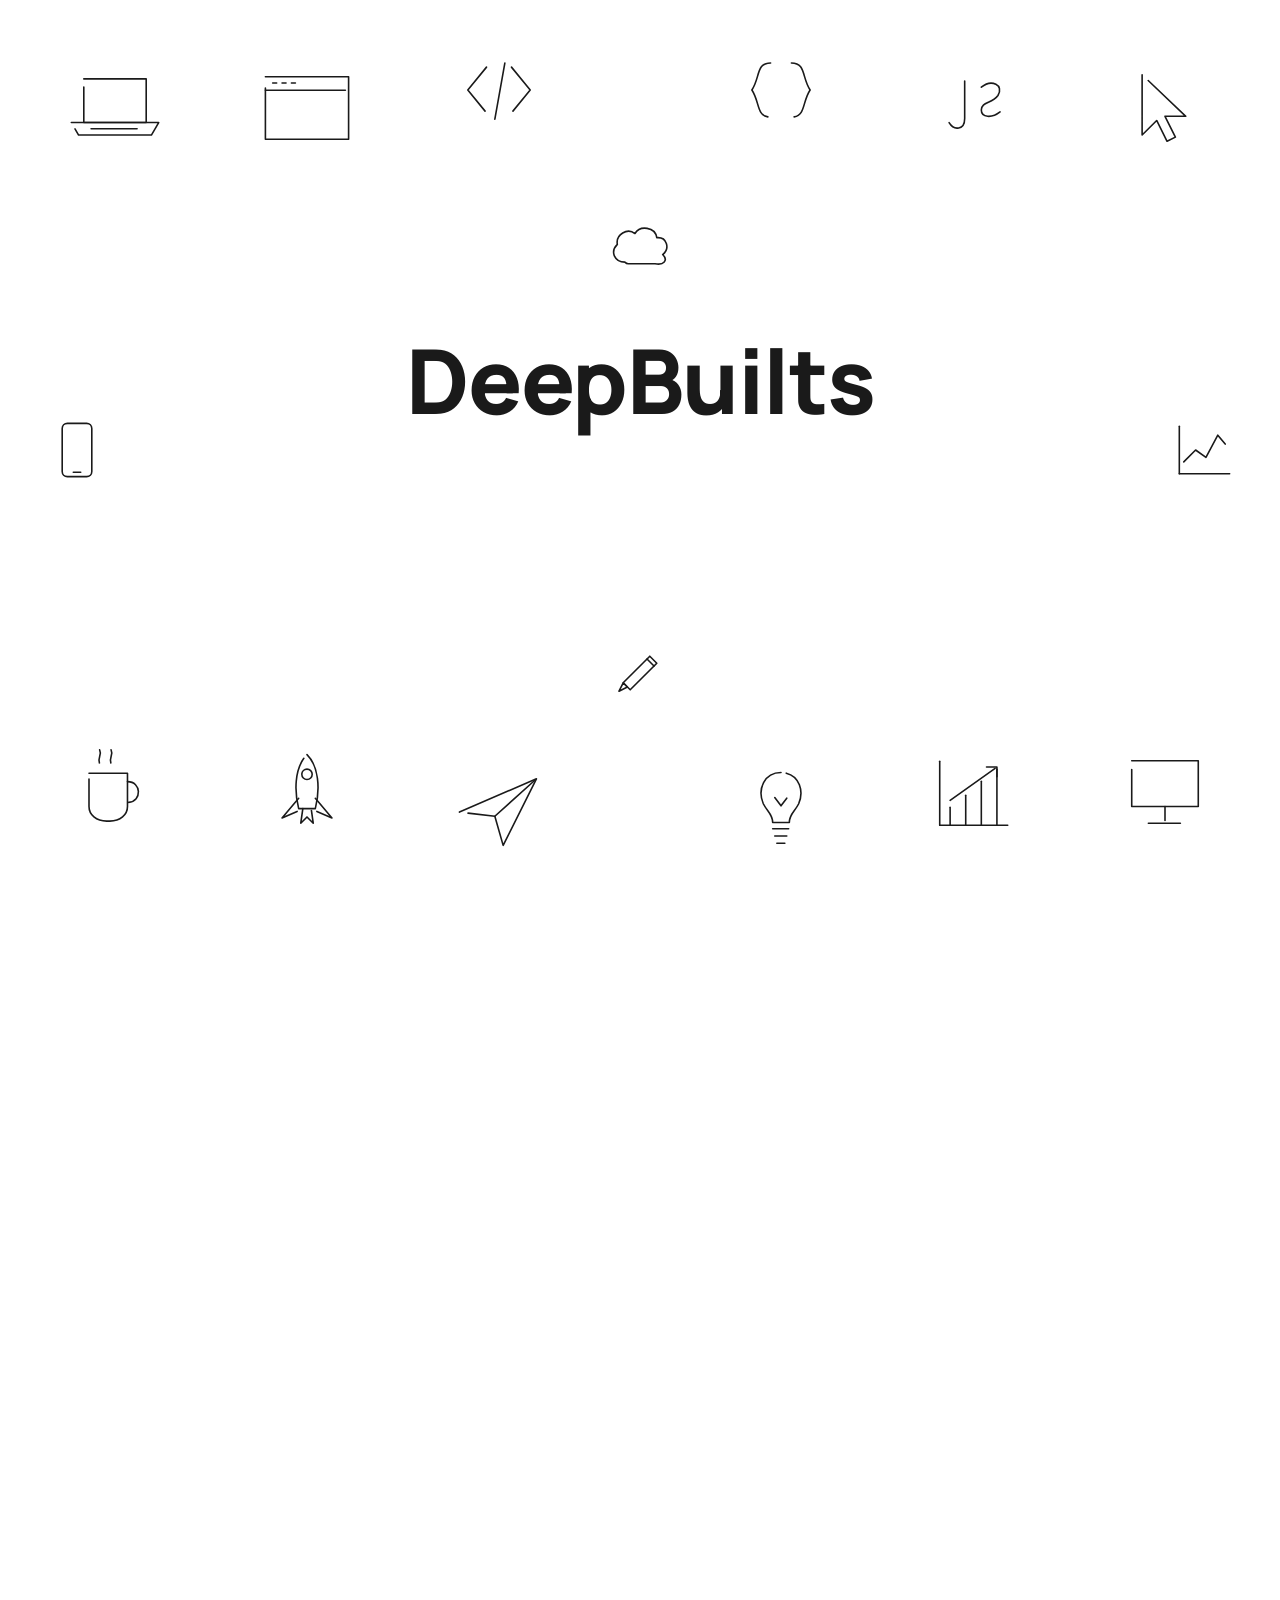
<file: index.html>
<!DOCTYPE html>
<html lang="en">
<head>
<meta charset="UTF-8" />
<meta name="viewport" content="width=device-width, initial-scale=1.0" />
<meta name="description" content="DeepBuilts — We build beautiful, fast websites for restaurants, gyms, clinics, coaching institutes, startups and more. Affordable pricing, premium quality." />
<meta name="theme-color" content="#ffffff" />
<title>DeepBuilts — We build websites that build businesses.</title>
<link rel="preconnect" href="https://fonts.googleapis.com">
<link rel="preconnect" href="https://fonts.gstatic.com" crossorigin>
<link href="https://fonts.googleapis.com/css2?family=Manrope:wght@300;400;500;600;700;800&display=swap" rel="stylesheet">
<link rel="stylesheet" href="style.css" />
</head>
<body>

<section class="hero" id="hero" aria-label="DeepBuilts introduction">

  <!-- Layer that holds every sketched illustration; moves subtly with the cursor -->
  <div class="icons-layer" id="icons-layer">

    <div class="icon" id="icon-laptop" data-order="0" aria-hidden="true">
      <svg viewBox="0 0 100 100">
        <path class="d" d="M20,22 H80 V64 H20 Z"/>
        <path class="d" d="M8,64 H92 L85,76 H15 Z"/>
        <path class="d" d="M27,70 H73"/>
      </svg>
    </div>

    <div class="icon" id="icon-browser" data-order="1" aria-hidden="true">
      <svg viewBox="0 0 100 100">
        <path class="d" d="M10,20 H90 V80 H10 Z"/>
        <path class="d" d="M10,33 H90"/>
        <path class="d" d="M17,26 h4"/>
        <path class="d" d="M26,26 h4"/>
        <path class="d" d="M35,26 h4"/>
      </svg>
    </div>

    <div class="icon" id="icon-html" data-order="2" aria-hidden="true">
      <svg viewBox="0 0 100 100">
        <path class="d" d="M38,28 L20,50 L38,72"/>
        <path class="d" d="M46,78 L56,22"/>
        <path class="d" d="M62,28 L80,50 L62,72"/>
      </svg>
    </div>

    <div class="icon" id="icon-css" data-order="3" aria-hidden="true">
      <svg viewBox="0 0 100 100">
        <path class="d" d="M40,24 C26,24 30,38 22,50 C30,62 26,76 40,76"/>
        <path class="d" d="M60,24 C74,24 70,38 78,50 C70,62 74,76 60,76"/>
      </svg>
    </div>

    <div class="icon" id="icon-js" data-order="4" aria-hidden="true">
      <svg viewBox="0 0 100 100">
        <path class="d" d="M42,24 V60 C42,72 30,72 26,62"/>
        <path class="d" d="M58,30 C68,22 80,28 74,38 C68,46 58,44 58,52 C58,60 70,60 78,52"/>
      </svg>
    </div>

    <div class="icon" id="icon-cursor" data-order="5" aria-hidden="true">
      <svg viewBox="0 0 100 100">
        <path class="d" d="M28,18 L28,76 L42,62 L52,82 L60,78 L50,58 L70,58 Z"/>
      </svg>
    </div>

    <div class="icon" id="icon-phone" data-order="6" aria-hidden="true">
      <svg viewBox="0 0 100 100">
        <path class="d" d="M37,14 H63 C67,14 70,17 70,21 V79 C70,83 67,86 63,86 H37 C33,86 30,83 30,79 V21 C30,17 33,14 37,14 Z"/>
        <path class="d" d="M45,80 H55"/>
      </svg>
    </div>

    <div class="icon" id="icon-mug" data-order="7" aria-hidden="true">
      <svg viewBox="0 0 100 100">
        <path class="d" d="M25,32 H62 V64 C62,72 55,78 45,78 H42 C32,78 25,72 25,64 Z"/>
        <path class="d" d="M62,40 C76,40 76,60 62,60"/>
        <path class="d" d="M35,22 C33,17 38,14 35,9"/>
        <path class="d" d="M46,22 C44,17 49,14 46,9"/>
      </svg>
    </div>

    <div class="icon" id="icon-rocket" data-order="8" aria-hidden="true">
      <svg viewBox="0 0 100 100">
        <path class="d" d="M50,14 C61,25 63,46 58,66 H42 C37,46 39,25 50,14 Z"/>
        <path class="d" d="M42,56 L26,75 L42,68"/>
        <path class="d" d="M58,56 L74,75 L58,68"/>
        <path class="d" d="M45,33 a5,5 0 1 0 10,0 a5,5 0 1 0 -10,0"/>
        <path class="d" d="M46,66 L44,80 L50,74 L56,80 L54,66"/>
      </svg>
    </div>

    <div class="icon" id="icon-plane" data-order="9" aria-hidden="true">
      <svg viewBox="0 0 100 100">
        <path class="d" d="M12,52 L86,20 L54,84 L46,56 Z"/>
        <path class="d" d="M46,56 L86,20"/>
      </svg>
    </div>

    <div class="icon" id="icon-bulb" data-order="10" aria-hidden="true">
      <svg viewBox="0 0 100 100">
        <path class="d" d="M50,14 C34,14 27,30 33,44 C37,52 42,54 42,62 H58 C58,54 63,52 67,44 C73,30 66,14 50,14 Z"/>
        <path class="d" d="M42,68 H58"/>
        <path class="d" d="M44,75 H56"/>
        <path class="d" d="M46,82 H54"/>
        <path class="d" d="M44,38 L50,46 L56,38"/>
      </svg>
    </div>

    <div class="icon" id="icon-seo" data-order="11" aria-hidden="true">
      <svg viewBox="0 0 100 100">
        <path class="d" d="M18,82 H86"/>
        <path class="d" d="M18,82 V18"/>
        <path class="d" d="M28,82 V64"/>
        <path class="d" d="M43,82 V52"/>
        <path class="d" d="M58,82 V38"/>
        <path class="d" d="M73,82 V26"/>
        <path class="d" d="M28,58 L73,26"/>
        <path class="d" d="M63,26 H73 V36"/>
      </svg>
    </div>

    <div class="icon" id="icon-analytics" data-order="12" aria-hidden="true">
      <svg viewBox="0 0 100 100">
        <path class="d" d="M18,82 H86"/>
        <path class="d" d="M18,82 V18"/>
        <path class="d" d="M24,66 L40,50 L54,60 L70,30 L80,42"/>
      </svg>
    </div>

    <div class="icon" id="icon-monitor" data-order="13" aria-hidden="true">
      <svg viewBox="0 0 100 100">
        <path class="d" d="M18,20 H82 V64 H18 Z"/>
        <path class="d" d="M50,64 V78"/>
        <path class="d" d="M34,80 H66"/>
      </svg>
    </div>

    <div class="icon" id="icon-cloud" data-order="14" aria-hidden="true">
      <svg viewBox="0 0 100 100">
        <path class="d" d="M32,62 C20,62 14,50 23,41 C21,29 35,21 44,28 C50,18 68,20 70,33 C82,32 86,46 77,53 C84,60 78,66 68,64 H36 C34,64 33,63 32,62 Z"/>
      </svg>
    </div>

    <div class="icon" id="icon-pencil" data-order="15" aria-hidden="true">
      <svg viewBox="0 0 100 100">
        <path class="d" d="M26,74 L64,36 L74,46 L36,84 Z"/>
        <path class="d" d="M26,74 L20,86 L32,80 Z"/>
        <path class="d" d="M60,40 L70,50"/>
      </svg>
    </div>

  </div>

  <!-- Center stage: wordmark, tagline, actions -->
  <div class="stage">
    <div class="logo-wrap">
      <h1 class="logo-text" id="logo-text">DeepBuilts</h1>
    </div>
    <p class="tagline" id="tagline">We build websites that build businesses.</p>

    <div class="actions" id="actions">
      <button class="btn btn-primary" type="button">Explore</button>
      <button class="btn btn-secondary" type="button">Get Free Quote</button>
    </div>
  </div>

  <!-- Scroll cue -->
  <div class="scroll-indicator" id="scroll-indicator" aria-hidden="true">
    <svg viewBox="0 0 30 46">
      <rect x="1.5" y="1.5" width="27" height="43" rx="13.5" fill="none" stroke="#1a1a1a" stroke-width="2"/>
      <circle class="wheel" cx="15" cy="14" r="3" fill="#1a1a1a"/>
    </svg>
  </div>

</section>

<section class="about" id="about" aria-label="About DeepBuilts">
  <div class="about-inner">

    <h2 class="section-title reveal-up" id="about-title">Why DeepBuilts?</h2>

    <p class="about-lead reveal-up" id="about-lead">
      Every successful business deserves a website that earns trust before the first conversation.
    </p>
    <p class="about-sub reveal-up" id="about-sub">
      We help businesses establish a strong online presence with beautiful, fast websites — designed to make a great first impression and turn visitors into customers.
    </p>

    <div class="cards-grid" id="cards-grid">

      <div class="card" style="--i:0">
        <div class="card-icon" aria-hidden="true">
          <svg viewBox="0 0 100 100">
            <path class="cd" d="M52,8 L24,52 H44 L34,92 L78,40 H54 Z"/>
          </svg>
        </div>
        <h3 class="card-title">Fast Delivery</h3>
        <p class="card-caption">Launch in days, not months.</p>
      </div>

      <div class="card" style="--i:1">
        <div class="card-icon" aria-hidden="true">
          <svg viewBox="0 0 100 100">
            <path class="cd" d="M15,20 H85 V80 H15 Z"/>
            <path class="cd" d="M15,34 H85"/>
            <path class="cd" d="M34,34 V80"/>
            <path class="cd" d="M44,46 H76"/>
            <path class="cd" d="M44,56 H70"/>
            <path class="cd" d="M44,66 H74"/>
          </svg>
        </div>
        <h3 class="card-title">Modern UI Design</h3>
        <p class="card-caption">Interfaces that feel effortless.</p>
      </div>

      <div class="card" style="--i:2">
        <div class="card-icon" aria-hidden="true">
          <svg viewBox="0 0 100 100">
            <path class="cd" d="M38,12 H62 C66,12 68,15 68,19 V81 C68,85 66,88 62,88 H38 C34,88 32,85 32,81 V19 C32,15 34,12 38,12 Z"/>
            <path class="cd" d="M45,82 H55"/>
          </svg>
        </div>
        <h3 class="card-title">Mobile Friendly</h3>
        <p class="card-caption">Flawless on every screen size.</p>
      </div>

      <div class="card" style="--i:3">
        <div class="card-icon" aria-hidden="true">
          <svg viewBox="0 0 100 100">
            <path class="cd" d="M24,42 A18,18 0 1,0 60,42 A18,18 0 1,0 24,42"/>
            <path class="cd" d="M55,55 L80,80"/>
            <path class="cd" d="M32,46 L40,38 L46,44 L54,30"/>
            <path class="cd" d="M47,30 L54,30 L54,37"/>
          </svg>
        </div>
        <h3 class="card-title">SEO Ready</h3>
        <p class="card-caption">Built to be found on Google.</p>
      </div>

      <div class="card" style="--i:4">
        <div class="card-icon" aria-hidden="true">
          <svg viewBox="0 0 100 100">
            <path class="cd" d="M18,48 L48,18 H80 V50 L50,80 Z"/>
            <path class="cd" d="M61,34 A5,5 0 1,0 71,34 A5,5 0 1,0 61,34"/>
          </svg>
        </div>
        <h3 class="card-title">Affordable Pricing</h3>
        <p class="card-caption">Premium quality, honest pricing.</p>
      </div>

      <div class="card" style="--i:5">
        <div class="card-icon" aria-hidden="true">
          <svg viewBox="0 0 100 100">
            <path class="cd" d="M20,52 C20,26 80,26 80,52"/>
            <path class="cd" d="M18,52 V70 H30 V56"/>
            <path class="cd" d="M82,52 V70 H70 V56"/>
            <path class="cd" d="M30,70 C30,80 45,82 52,80"/>
          </svg>
        </div>
        <h3 class="card-title">Lifetime Support</h3>
        <p class="card-caption">We're with you after launch too.</p>
      </div>

      <div class="card" style="--i:6">
        <div class="card-icon" aria-hidden="true">
          <svg viewBox="0 0 100 100">
            <path class="cd" d="M15,18 H85 V64 H46 L30,80 V64 H15 Z"/>
            <path class="cd" d="M34,40 h6"/>
            <path class="cd" d="M47,40 h6"/>
            <path class="cd" d="M60,40 h6"/>
          </svg>
        </div>
        <h3 class="card-title">WhatsApp Integration</h3>
        <p class="card-caption">Chat with customers instantly.</p>
      </div>

      <div class="card" style="--i:7">
        <div class="card-icon" aria-hidden="true">
          <svg viewBox="0 0 100 100">
            <path class="cd" d="M50,10 C68,10 80,24 80,42 C80,64 50,90 50,90 C50,90 20,64 20,42 C20,24 32,10 50,10 Z"/>
            <path class="cd" d="M42,42 A8,8 0 1,0 58,42 A8,8 0 1,0 42,42"/>
          </svg>
        </div>
        <h3 class="card-title">Google Maps Integration</h3>
        <p class="card-caption">Help customers find your door.</p>
      </div>

      <div class="card" style="--i:8">
        <div class="card-icon" aria-hidden="true">
          <svg viewBox="0 0 100 100">
            <path class="cd" d="M34,50 A16,16 0 1,0 66,50 A16,16 0 1,0 34,50"/>
            <path class="cd" d="M44,50 A6,6 0 1,0 56,50 A6,6 0 1,0 44,50"/>
            <path class="cd" d="M50,30 V22"/>
            <path class="cd" d="M50,70 V78"/>
            <path class="cd" d="M30,50 H22"/>
            <path class="cd" d="M70,50 H78"/>
          </svg>
        </div>
        <h3 class="card-title">Easy Maintenance</h3>
        <p class="card-caption">Simple to update, built to last.</p>
      </div>

    </div>

    <p class="about-closing reveal-up" id="about-closing">
      Your business deserves more than just a website.<br>
      It deserves a digital identity.
    </p>

  </div>
</section>

<section class="industries" id="industries" aria-label="Industries we help">
  <div class="industry-blob industry-blob-a" aria-hidden="true"></div>
  <div class="industry-blob industry-blob-b" aria-hidden="true"></div>

  <div class="industries-inner">

    <h2 class="section-title reveal-up">Businesses We Help Grow</h2>
    <p class="about-sub reveal-up">
      From the first table booked to the first class filled — we design for the businesses people visit every day.
    </p>

    <div class="cards-grid industries-grid" id="industries-grid">

      <div class="card industry-card" style="--i:0">
        <div class="card-icon" aria-hidden="true">
          <svg viewBox="0 0 100 100">
            <path class="cd" d="M28,14 V34"/>
            <path class="cd" d="M36,14 V34"/>
            <path class="cd" d="M44,14 V34"/>
            <path class="cd" d="M28,34 C28,42 44,42 44,34"/>
            <path class="cd" d="M36,42 V86"/>
            <path class="cd" d="M66,14 C58,20 58,40 66,46"/>
            <path class="cd" d="M66,46 V86"/>
          </svg>
        </div>
        <h3 class="card-title">Restaurant</h3>
        <p class="card-caption">Menus, ambience & bookings — served beautifully online.</p>
      </div>

      <div class="card industry-card" style="--i:1">
        <div class="card-icon" aria-hidden="true">
          <svg viewBox="0 0 100 100">
            <path class="cd" d="M50,20 L90,38 L50,56 L10,38 Z"/>
            <path class="cd" d="M28,46 V66 C28,74 40,80 50,80 C60,80 72,74 72,66 V46"/>
            <path class="cd" d="M90,38 V62"/>
          </svg>
        </div>
        <h3 class="card-title">Coaching Institute</h3>
        <p class="card-caption">Showcase results and enrol more students with confidence.</p>
      </div>

      <div class="card industry-card" style="--i:2">
        <div class="card-icon" aria-hidden="true">
          <svg viewBox="0 0 100 100">
            <path class="cd" d="M22,24 A7,7 0 1,0 22,38 A7,7 0 1,0 22,24"/>
            <path class="cd" d="M22,66 A7,7 0 1,0 22,80 A7,7 0 1,0 22,66"/>
            <path class="cd" d="M27,31 L85,73"/>
            <path class="cd" d="M27,73 L85,31"/>
          </svg>
        </div>
        <h3 class="card-title">Salon</h3>
        <p class="card-caption">Elegant booking pages that match your salon's style.</p>
      </div>

      <div class="card industry-card" style="--i:3">
        <div class="card-icon" aria-hidden="true">
          <svg viewBox="0 0 100 100">
            <path class="cd" d="M18,42 H30 V62 H18 Z"/>
            <path class="cd" d="M70,42 H82 V62 H70 Z"/>
            <path class="cd" d="M30,50 H70"/>
            <path class="cd" d="M12,46 V58"/>
            <path class="cd" d="M88,46 V58"/>
          </svg>
        </div>
        <h3 class="card-title">Gym</h3>
        <p class="card-caption">Bold, energetic sites that convert visitors into members.</p>
      </div>

      <div class="card industry-card" style="--i:4">
        <div class="card-icon" aria-hidden="true">
          <svg viewBox="0 0 100 100">
            <path class="cd" d="M44,22 H56 V44 H78 V56 H56 V78 H44 V56 H22 V44 H44 Z"/>
            <path class="cd" d="M20,84 H80"/>
          </svg>
        </div>
        <h3 class="card-title">Clinic &amp; Healthcare</h3>
        <p class="card-caption">Build patient trust with a clean, reassuring presence.</p>
      </div>

      <div class="card industry-card" style="--i:5">
        <div class="card-icon" aria-hidden="true">
          <svg viewBox="0 0 100 100">
            <path class="cd" d="M50,14 C61,25 63,46 58,66 H42 C37,46 39,25 50,14 Z"/>
            <path class="cd" d="M42,56 L26,75 L42,68"/>
            <path class="cd" d="M58,56 L74,75 L58,68"/>
            <path class="cd" d="M45,33 a5,5 0 1 0 10,0 a5,5 0 1 0 -10,0"/>
          </svg>
        </div>
        <h3 class="card-title">Startup Landing Pages</h3>
        <p class="card-caption">Sharp, fast pages built to launch and pitch with impact.</p>
      </div>

      <div class="card industry-card" style="--i:6">
        <div class="card-icon" aria-hidden="true">
          <svg viewBox="0 0 100 100">
            <path class="cd" d="M22,14 H78 V86 H22 Z"/>
            <path class="cd" d="M50,30 A10,10 0 1,0 50,50 A10,10 0 1,0 50,30"/>
            <path class="cd" d="M32,72 C32,58 68,58 68,72"/>
          </svg>
        </div>
        <h3 class="card-title">Personal Portfolios</h3>
        <p class="card-caption">A polished home for your work, skills and story.</p>
      </div>

      <div class="card industry-card" style="--i:7">
        <div class="card-icon" aria-hidden="true">
          <svg viewBox="0 0 100 100">
            <path class="cd" d="M14,38 L20,18 H80 L86,38"/>
            <path class="cd" d="M18,38 H82 V84 H18 Z"/>
            <path class="cd" d="M42,84 V58 H58 V84"/>
            <path class="cd" d="M14,38 H86"/>
          </svg>
        </div>
        <h3 class="card-title">Local Shop Websites</h3>
        <p class="card-caption">Help nearby customers find you and walk through the door.</p>
      </div>

    </div>

  </div>
</section>

<section class="work" id="work" aria-label="Our work">
  <div class="work-inner">

    <h2 class="section-title reveal-up">Our Work</h2>
    <p class="about-sub reveal-up">
      A closer look at how we bring different industries to life.
    </p>

    <div class="work-grid">

      <a class="work-card reveal-up" href="restaurant/index.html" aria-label="View Restaurant Website demo">
        <div class="work-image work-image-restaurant">
          <svg viewBox="0 0 100 100" aria-hidden="true">
            <path class="wd" d="M28,10 V40"/>
            <path class="wd" d="M38,10 V40"/>
            <path class="wd" d="M48,10 V40"/>
            <path class="wd" d="M28,40 C28,50 48,50 48,40"/>
            <path class="wd" d="M38,50 V90"/>
            <path class="wd" d="M70,10 C60,17 60,42 70,49"/>
            <path class="wd" d="M70,49 V90"/>
          </svg>
        </div>
        <div class="work-content">
          <h3 class="work-title">Restaurant Website</h3>
          <p class="work-desc">A warm, appetite-driven design with menu highlights, gallery and easy table bookings.</p>
          <span class="work-btn">View Demo <span class="work-arrow">→</span></span>
        </div>
      </a>

      <a class="work-card reveal-up" href="coaching/index.html" aria-label="View Coaching Website demo">
        <div class="work-image work-image-coaching">
          <svg viewBox="0 0 100 100" aria-hidden="true">
            <path class="wd" d="M50,16 L92,36 L50,56 L8,36 Z"/>
            <path class="wd" d="M26,46 V68 C26,78 38,86 50,86 C62,86 74,78 74,68 V46"/>
            <path class="wd" d="M92,36 V62"/>
          </svg>
        </div>
        <div class="work-content">
          <h3 class="work-title">Coaching Website</h3>
          <p class="work-desc">Course structure, testimonials and results — presented to build instant credibility.</p>
          <span class="work-btn">View Demo <span class="work-arrow">→</span></span>
        </div>
      </a>

      <a class="work-card reveal-up" href="gym/index.html" aria-label="View Gym Website demo">
        <div class="work-image work-image-gym">
          <svg viewBox="0 0 100 100" aria-hidden="true">
            <path class="wd" d="M14,42 H28 V62 H14 Z"/>
            <path class="wd" d="M72,42 H86 V62 H72 Z"/>
            <path class="wd" d="M28,50 H72"/>
            <path class="wd" d="M8,46 V58"/>
            <path class="wd" d="M92,46 V58"/>
          </svg>
        </div>
        <div class="work-content">
          <h3 class="work-title">Gym Website</h3>
          <p class="work-desc">High-energy visuals, class schedules and membership plans that drive sign-ups.</p>
          <span class="work-btn">View Demo <span class="work-arrow">→</span></span>
        </div>
      </a>

    </div>

  </div>
</section>

<section class="pricing" id="pricing" aria-label="Pricing plans">
  <div class="pricing-blob pricing-blob-a" aria-hidden="true"></div>
  <div class="pricing-blob pricing-blob-b" aria-hidden="true"></div>

  <div class="pricing-inner">

    <h2 class="section-title reveal-up">Simple Pricing</h2>
    <p class="about-sub reveal-up">Choose the perfect plan for your business.</p>

    <div class="pricing-grid">

      <div class="pricing-card reveal-up" style="--i:0">
        <div class="pricing-head">
          <p class="pricing-plan">Starter</p>
          <div class="pricing-price"><span class="currency">₹</span>4,999</div>
          <p class="pricing-note">One-time payment</p>
        </div>
        <ul class="pricing-features">
          <li>Single Page Website</li>
          <li>Responsive Design</li>
          <li>WhatsApp Button</li>
          <li>Google Maps</li>
          <li>Contact Form</li>
          <li>Basic SEO</li>
          <li>Free Deployment</li>
        </ul>
        <button class="pricing-btn" type="button">Get Started</button>
      </div>

      <div class="pricing-card pricing-featured reveal-up" style="--i:1">
        <span class="pricing-badge">Most Popular</span>
        <div class="pricing-head">
          <p class="pricing-plan">Standard</p>
          <div class="pricing-price"><span class="currency">₹</span>7,999</div>
          <p class="pricing-note">One-time payment</p>
        </div>
        <ul class="pricing-features">
          <li class="pricing-inherit">Everything in Starter</li>
          <li>5 Pages</li>
          <li>Gallery</li>
          <li>Animations</li>
          <li>Better SEO</li>
          <li>Business Email Setup</li>
        </ul>
        <button class="pricing-btn pricing-btn-featured" type="button">Get Started</button>
      </div>

      <div class="pricing-card reveal-up" style="--i:2">
        <div class="pricing-head">
          <p class="pricing-plan">Growth</p>
          <div class="pricing-price"><span class="currency">₹</span>14,999</div>
          <p class="pricing-note">One-time payment</p>
        </div>
        <ul class="pricing-features">
          <li class="pricing-inherit">Everything in Standard</li>
          <li>Booking System</li>
          <li>Admin Dashboard</li>
          <li>Database</li>
          <li>Blog</li>
          <li>Premium Support</li>
        </ul>
        <button class="pricing-btn" type="button">Get Started</button>
      </div>

    </div>

  </div>
</section>

<!-- =====================================================
     FOOTER
     ===================================================== -->
<footer class="footer" id="footer" role="contentinfo">

  <!-- Back to top -->
  <button class="back-to-top" id="back-to-top" type="button" aria-label="Back to top">
    <svg viewBox="0 0 40 40" aria-hidden="true">
      <circle cx="20" cy="20" r="18" fill="none" stroke="currentColor" stroke-width="1.6"/>
      <path d="M14,22 L20,16 L26,22" fill="none" stroke="currentColor" stroke-width="1.8" stroke-linecap="round" stroke-linejoin="round"/>
    </svg>
  </button>

  <div class="footer-inner">

    <!-- Col 1: Brand -->
    <div class="footer-col footer-brand">
      <a href="#hero" class="footer-logo" aria-label="DeepBuilts home">
        <svg class="footer-logo-icon" viewBox="0 0 36 36" aria-hidden="true">
          <rect x="4" y="4" width="28" height="20" rx="2" fill="none" stroke="currentColor" stroke-width="1.6" stroke-linecap="round" stroke-linejoin="round"/>
          <path d="M2,24 H34 L30,28 H6 Z" fill="none" stroke="currentColor" stroke-width="1.6" stroke-linecap="round" stroke-linejoin="round"/>
        </svg>
        <span class="footer-wordmark">DeepBuilts</span>
      </a>
      <p class="footer-tagline">We build websites that build businesses.</p>

      <!-- Social icons -->
      <div class="footer-socials">
        <a href="https://github.com/" target="_blank" rel="noopener noreferrer" aria-label="GitHub" class="social-link">
          <svg viewBox="0 0 24 24"><path d="M12,2A10,10,0,0,0,8.84,21.5c.5.08.66-.23.66-.5V19.31C6.73,19.91,6.14,17.97,6.14,17.97A2.69,2.69,0,0,0,5,16.5c-.91-.62.07-.6.07-.6A2.1,2.1,0,0,1,6.65,17c.9,1.52,2.34,1.08,2.91.83a2.14,2.14,0,0,1,.63-1.34C8,16.17,5.62,15.31,5.62,11.5a3.87,3.87,0,0,1,1-2.71,3.58,3.58,0,0,1,.1-2.64s.84-.27,2.75,1a9.63,9.63,0,0,1,5,0c1.91-1.29,2.75-1,2.75-1a3.58,3.58,0,0,1,.1,2.64,3.87,3.87,0,0,1,1,2.71c0,3.82-2.34,4.66-4.57,4.91a2.39,2.39,0,0,1,.69,1.85V21c0,.27.16.59.67.5A10,10,0,0,0,12,2Z" fill="currentColor"/></svg>
        </a>
        <a href="https://instagram.com/" target="_blank" rel="noopener noreferrer" aria-label="Instagram" class="social-link">
          <svg viewBox="0 0 24 24"><rect x="2" y="2" width="20" height="20" rx="5" fill="none" stroke="currentColor" stroke-width="1.6"/><circle cx="12" cy="12" r="5" fill="none" stroke="currentColor" stroke-width="1.6"/><circle cx="17.5" cy="6.5" r="1.2" fill="currentColor"/></svg>
        </a>
        <a href="https://linkedin.com/" target="_blank" rel="noopener noreferrer" aria-label="LinkedIn" class="social-link">
          <svg viewBox="0 0 24 24"><rect x="2" y="2" width="20" height="20" rx="3" fill="none" stroke="currentColor" stroke-width="1.6"/><path d="M7,10V17 M7,7V7.01 M11,17V12.5A2,2,0,0,1,15,12.5V17 M11,10V17" fill="none" stroke="currentColor" stroke-width="1.6" stroke-linecap="round" stroke-linejoin="round"/></svg>
        </a>
        <a href="https://wa.me/" target="_blank" rel="noopener noreferrer" aria-label="WhatsApp" class="social-link">
          <svg viewBox="0 0 24 24"><path d="M12,2A10,10,0,0,0,3.07,17.15L2,22l4.93-1.29A10,10,0,1,0,12,2Z" fill="none" stroke="currentColor" stroke-width="1.5"/><path d="M8.5,10.5C8.5,9.5,9,9,9.5,9s1,.5,1.5,1.5-.5,1.5-.5,1.5,1,2,2.5,2.5c0,0,1,0,1.5-.5s1.5,0,1.5.5,0,1-.5,1.5a3.5,3.5,0,0,1-4-.5A7.12,7.12,0,0,1,8.5,10.5Z" fill="none" stroke="currentColor" stroke-width="1.2" stroke-linecap="round" stroke-linejoin="round"/></svg>
        </a>
        <a href="mailto:hello@deepbuilts.com" aria-label="Email" class="social-link">
          <svg viewBox="0 0 24 24"><rect x="3" y="5" width="18" height="14" rx="2" fill="none" stroke="currentColor" stroke-width="1.6"/><path d="M3,7l9,6,9-6" fill="none" stroke="currentColor" stroke-width="1.6" stroke-linecap="round" stroke-linejoin="round"/></svg>
        </a>
      </div>
    </div>

    <!-- Col 2: Navigation -->
    <div class="footer-col">
      <h4 class="footer-heading">Navigation</h4>
      <nav aria-label="Footer navigation">
        <ul class="footer-links">
          <li><a href="#hero">Home</a></li>
          <li><a href="#about">About</a></li>
          <li><a href="#industries">Services</a></li>
          <li><a href="#work">Portfolio</a></li>
          <li><a href="#pricing">Pricing</a></li>
          <li><a href="mailto:hello@deepbuilts.com">Contact</a></li>
        </ul>
      </nav>
    </div>

    <!-- Col 3: Quick Links -->
    <div class="footer-col">
      <h4 class="footer-heading">Quick Links</h4>
      <ul class="footer-links">
        <li><a href="#">Restaurant Websites</a></li>
        <li><a href="#">Gym Websites</a></li>
        <li><a href="#">Clinic Websites</a></li>
        <li><a href="#">Coaching Websites</a></li>
        <li><a href="#">Startup Websites</a></li>
        <li><a href="#">Personal Portfolios</a></li>
      </ul>
    </div>

    <!-- Col 4: Newsletter -->
    <div class="footer-col footer-newsletter-col">
      <h4 class="footer-heading">Stay in the loop</h4>
      <p class="footer-newsletter-text">Web tips, launches & behind-the-scenes — no spam, ever.</p>
      <form class="footer-newsletter" onsubmit="return false;">
        <label for="newsletter-email" class="sr-only">Email address</label>
        <input type="email" id="newsletter-email" class="newsletter-input" placeholder="your@email.com" autocomplete="email" required />
        <button type="submit" class="newsletter-btn" aria-label="Subscribe">
          <svg viewBox="0 0 24 24" aria-hidden="true"><path d="M5,12 H19 M14,7 L19,12 L14,17" fill="none" stroke="currentColor" stroke-width="2" stroke-linecap="round" stroke-linejoin="round"/></svg>
        </button>
      </form>
    </div>

  </div>

  <!-- Divider sketch -->
  <div class="footer-divider" aria-hidden="true">
    <svg viewBox="0 0 1200 6" preserveAspectRatio="none">
      <path d="M0,3 C200,1 400,5 600,3 C800,1 1000,5 1200,3" fill="none" stroke="rgba(26,26,26,0.12)" stroke-width="1.2" stroke-linecap="round"/>
    </svg>
  </div>

  <div class="footer-bottom">
    <p class="footer-copy">&copy; 2025 DeepBuilts. Handcrafted with care.</p>
  </div>

</footer>

<script src="script.js"></script>
</body>
</html>
</file>
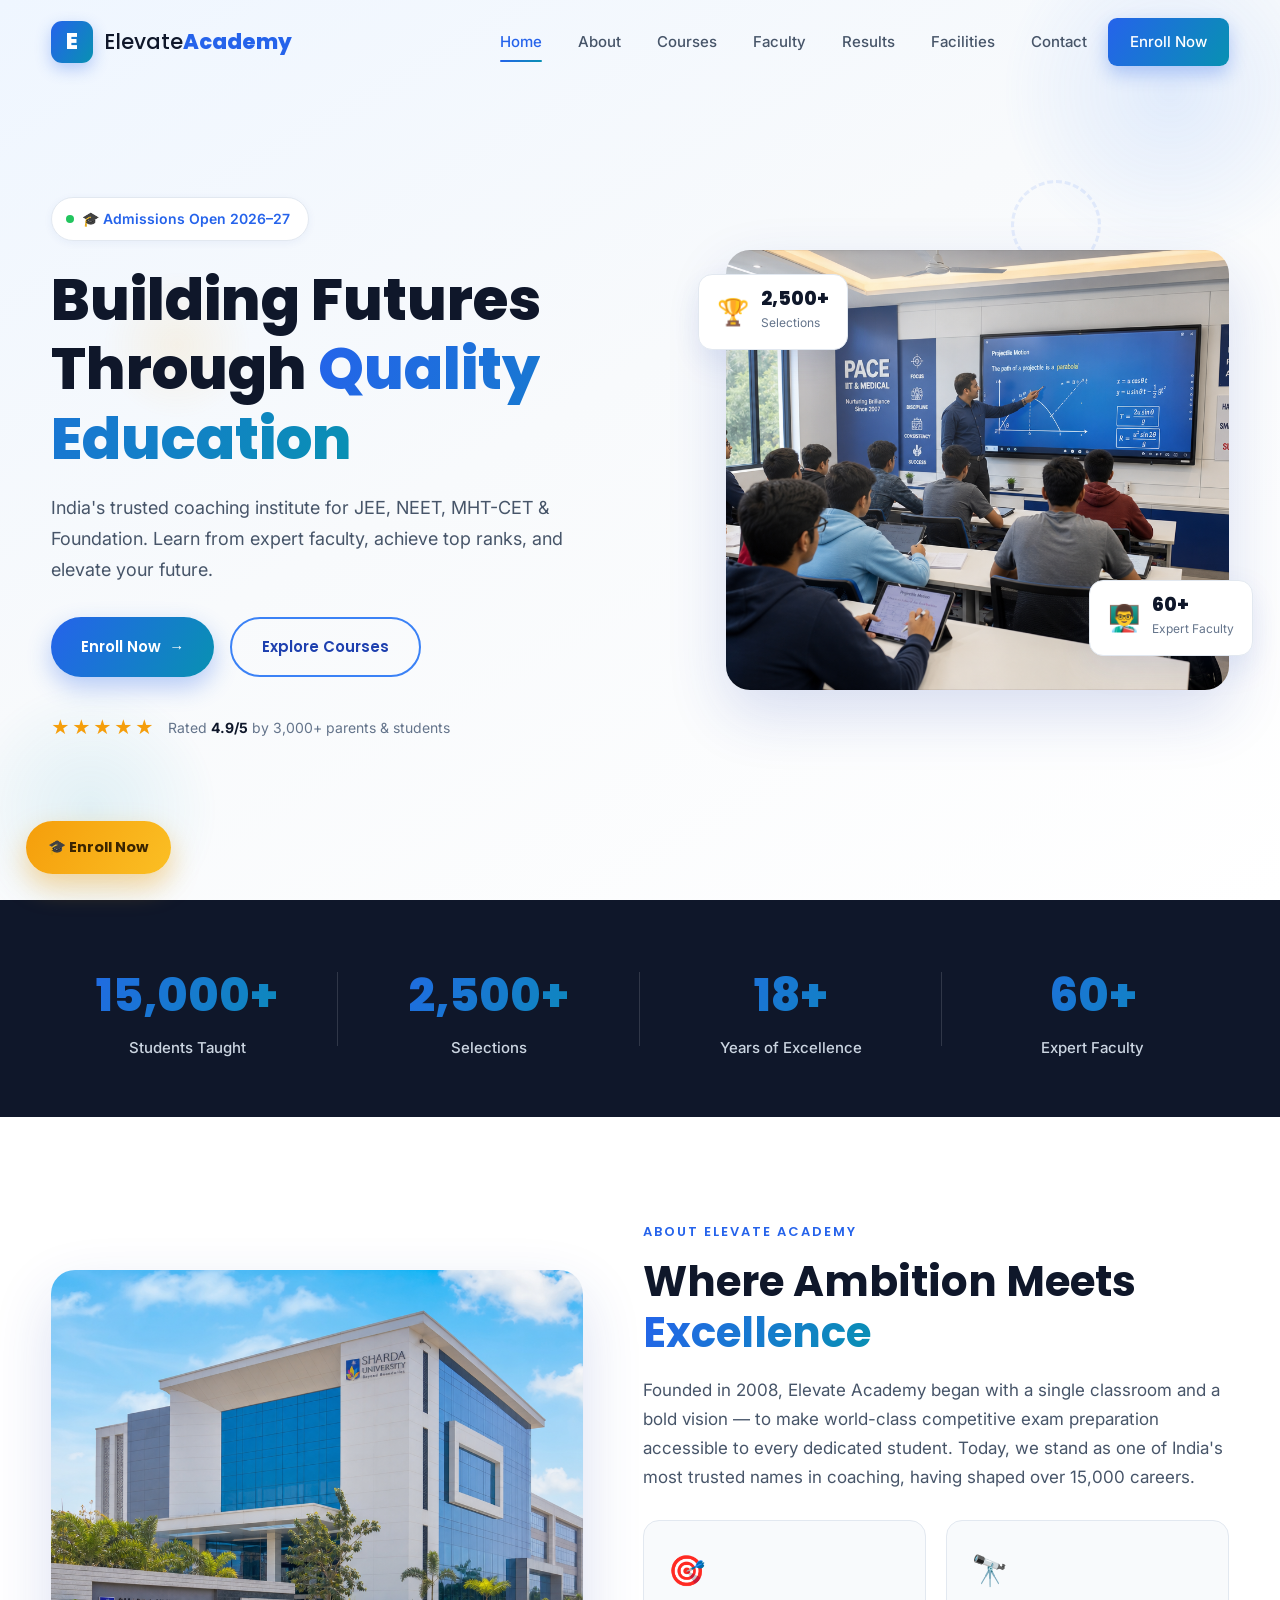
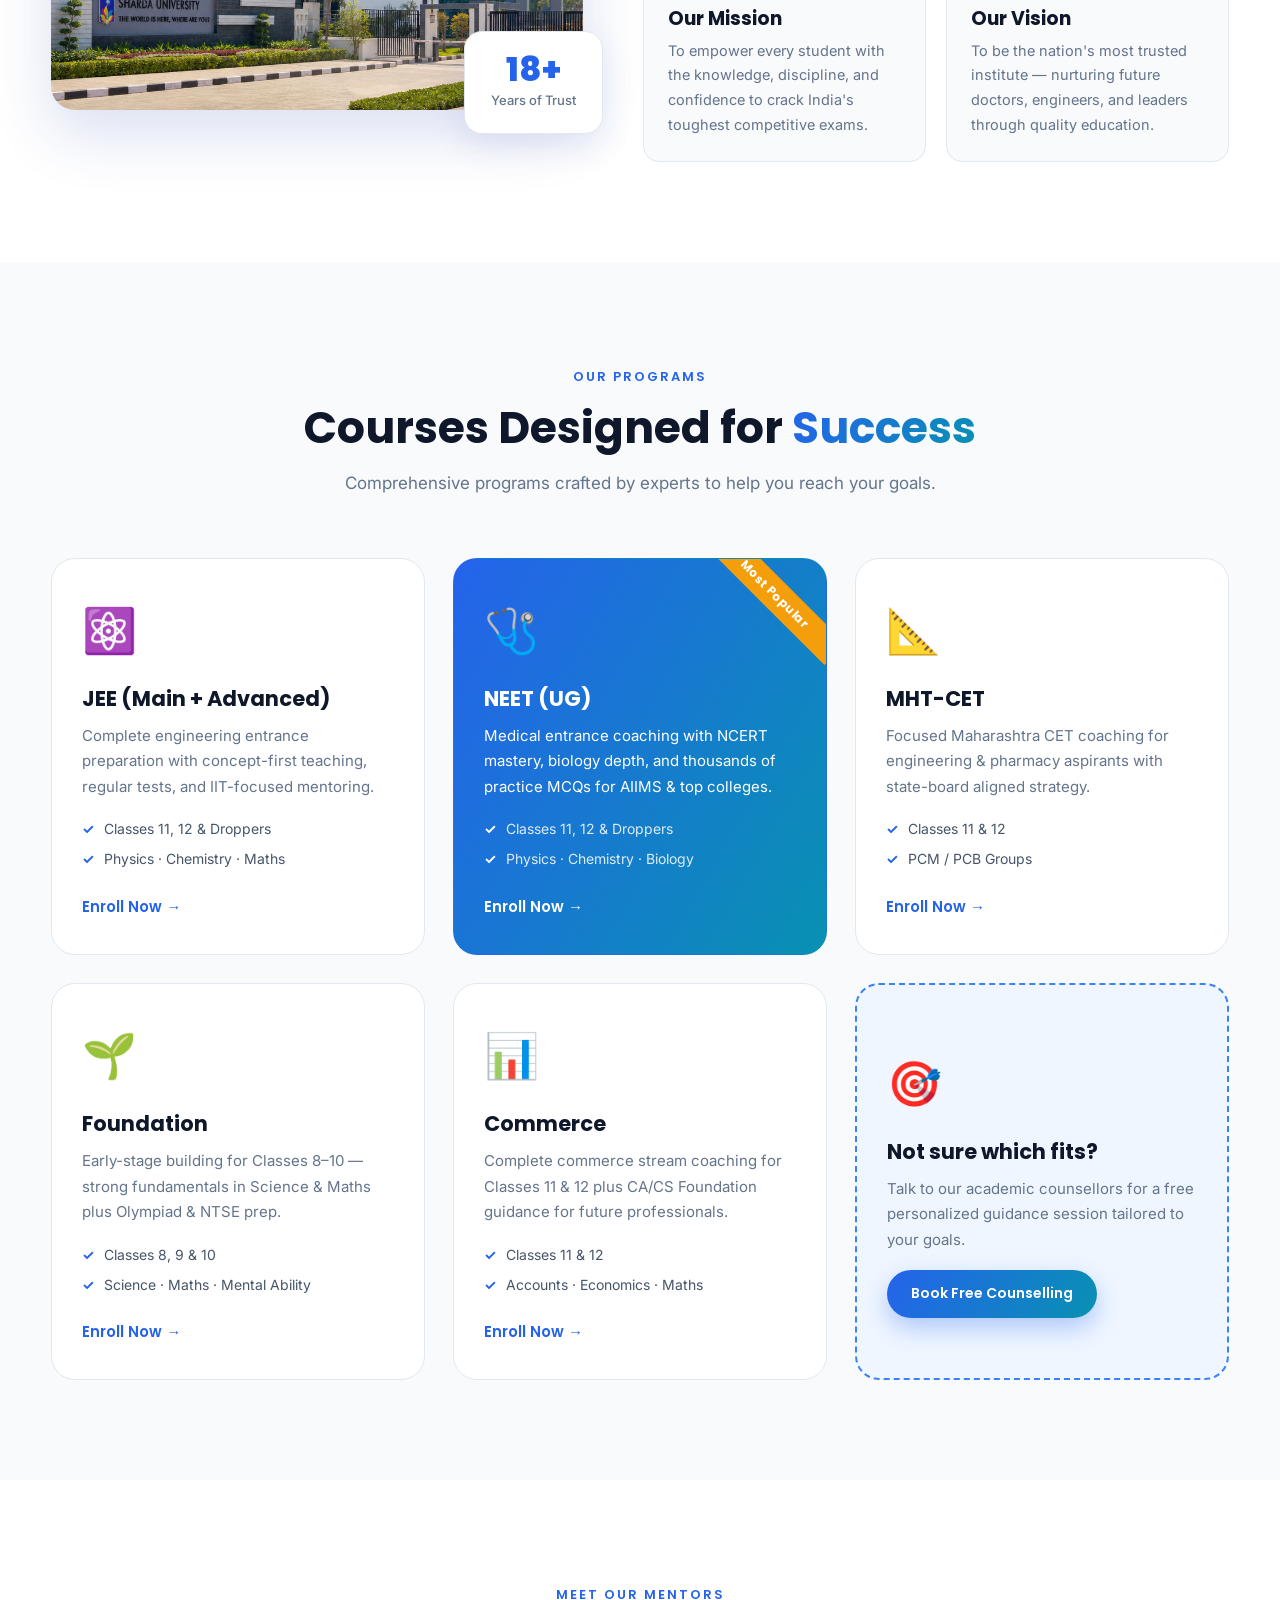
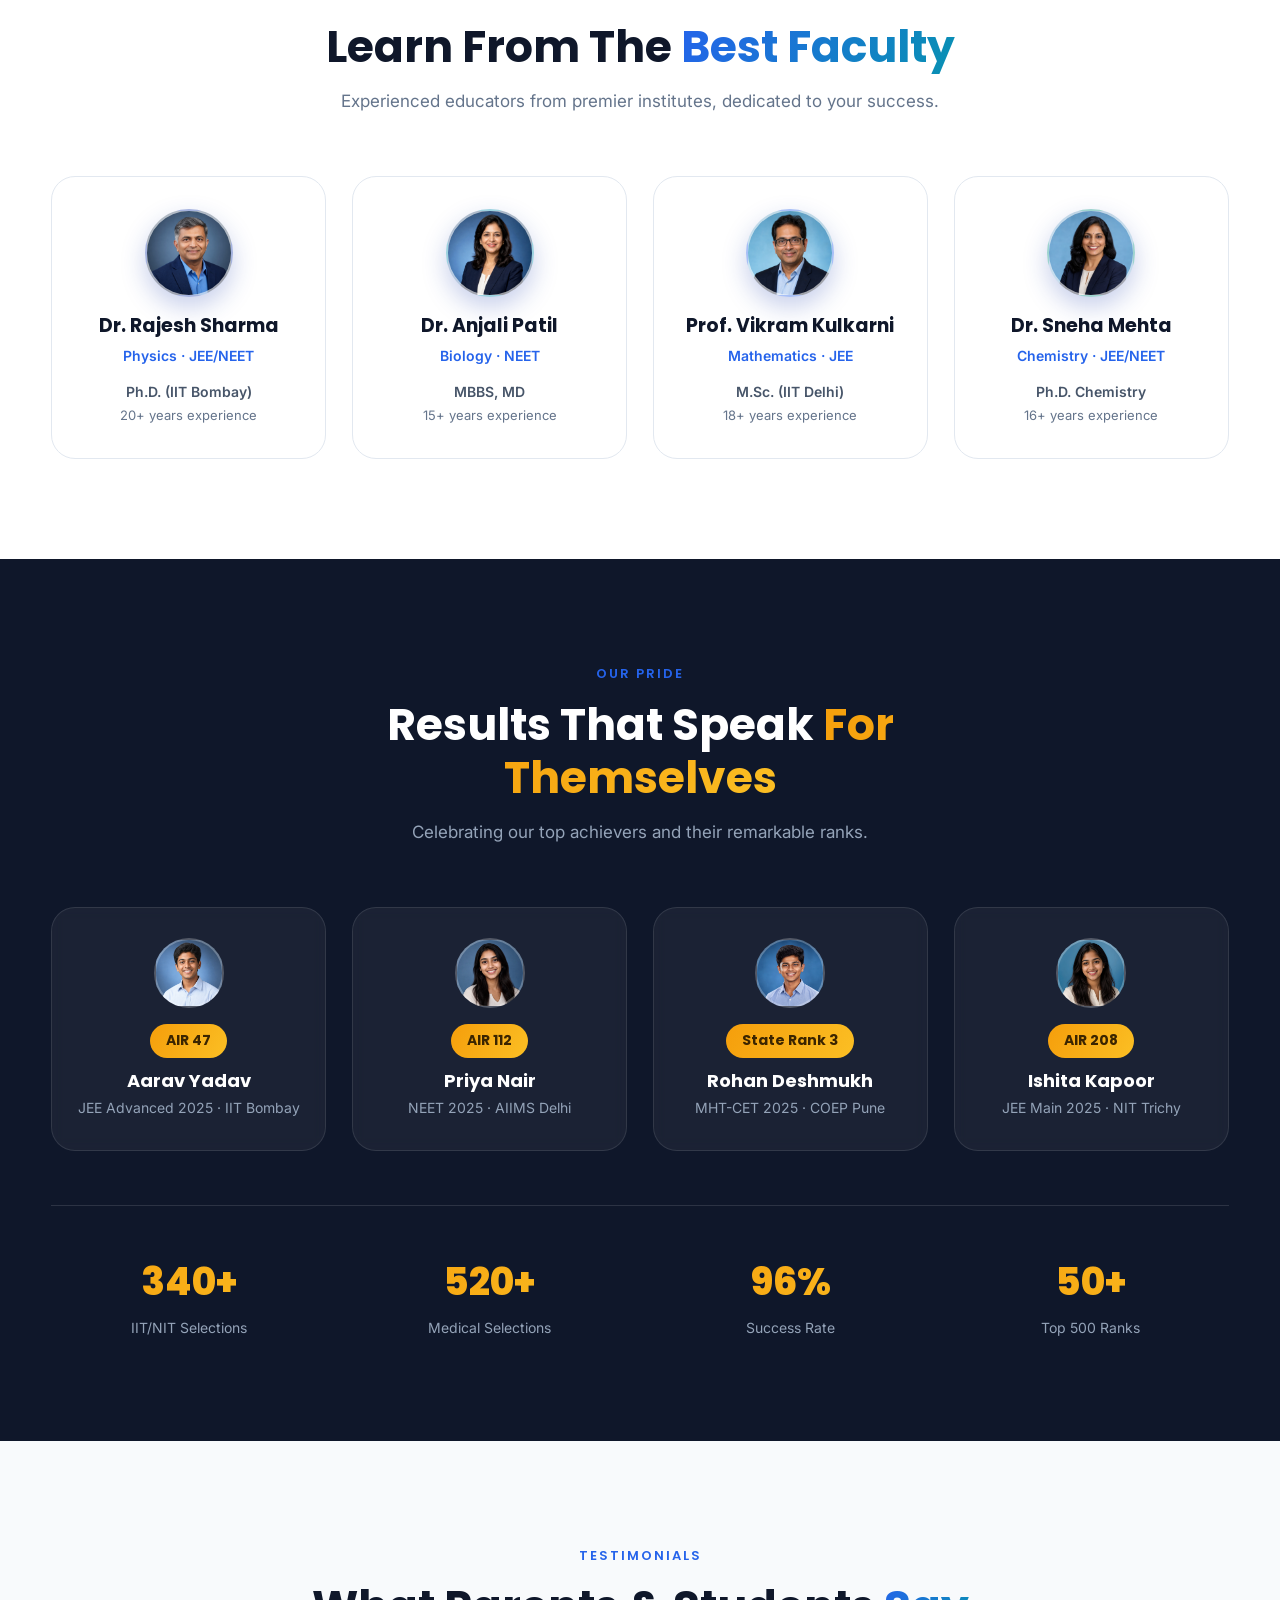
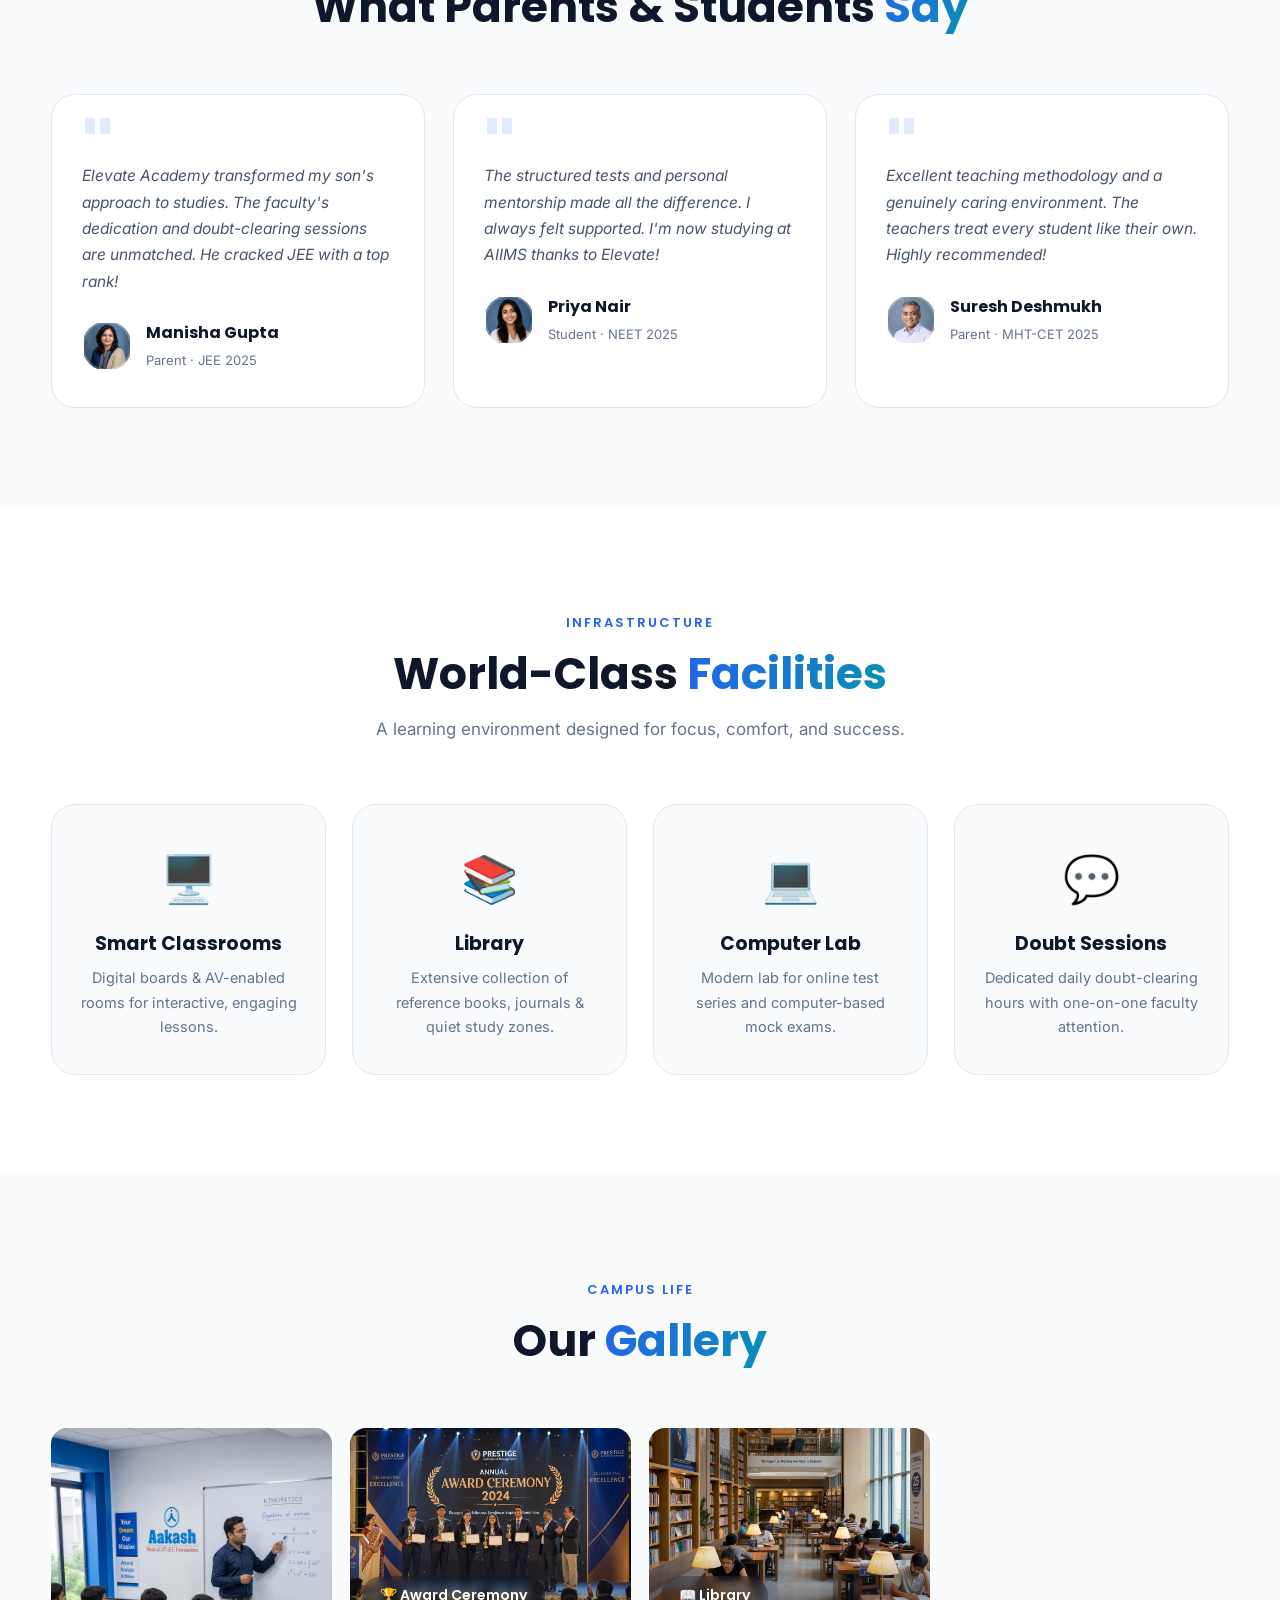
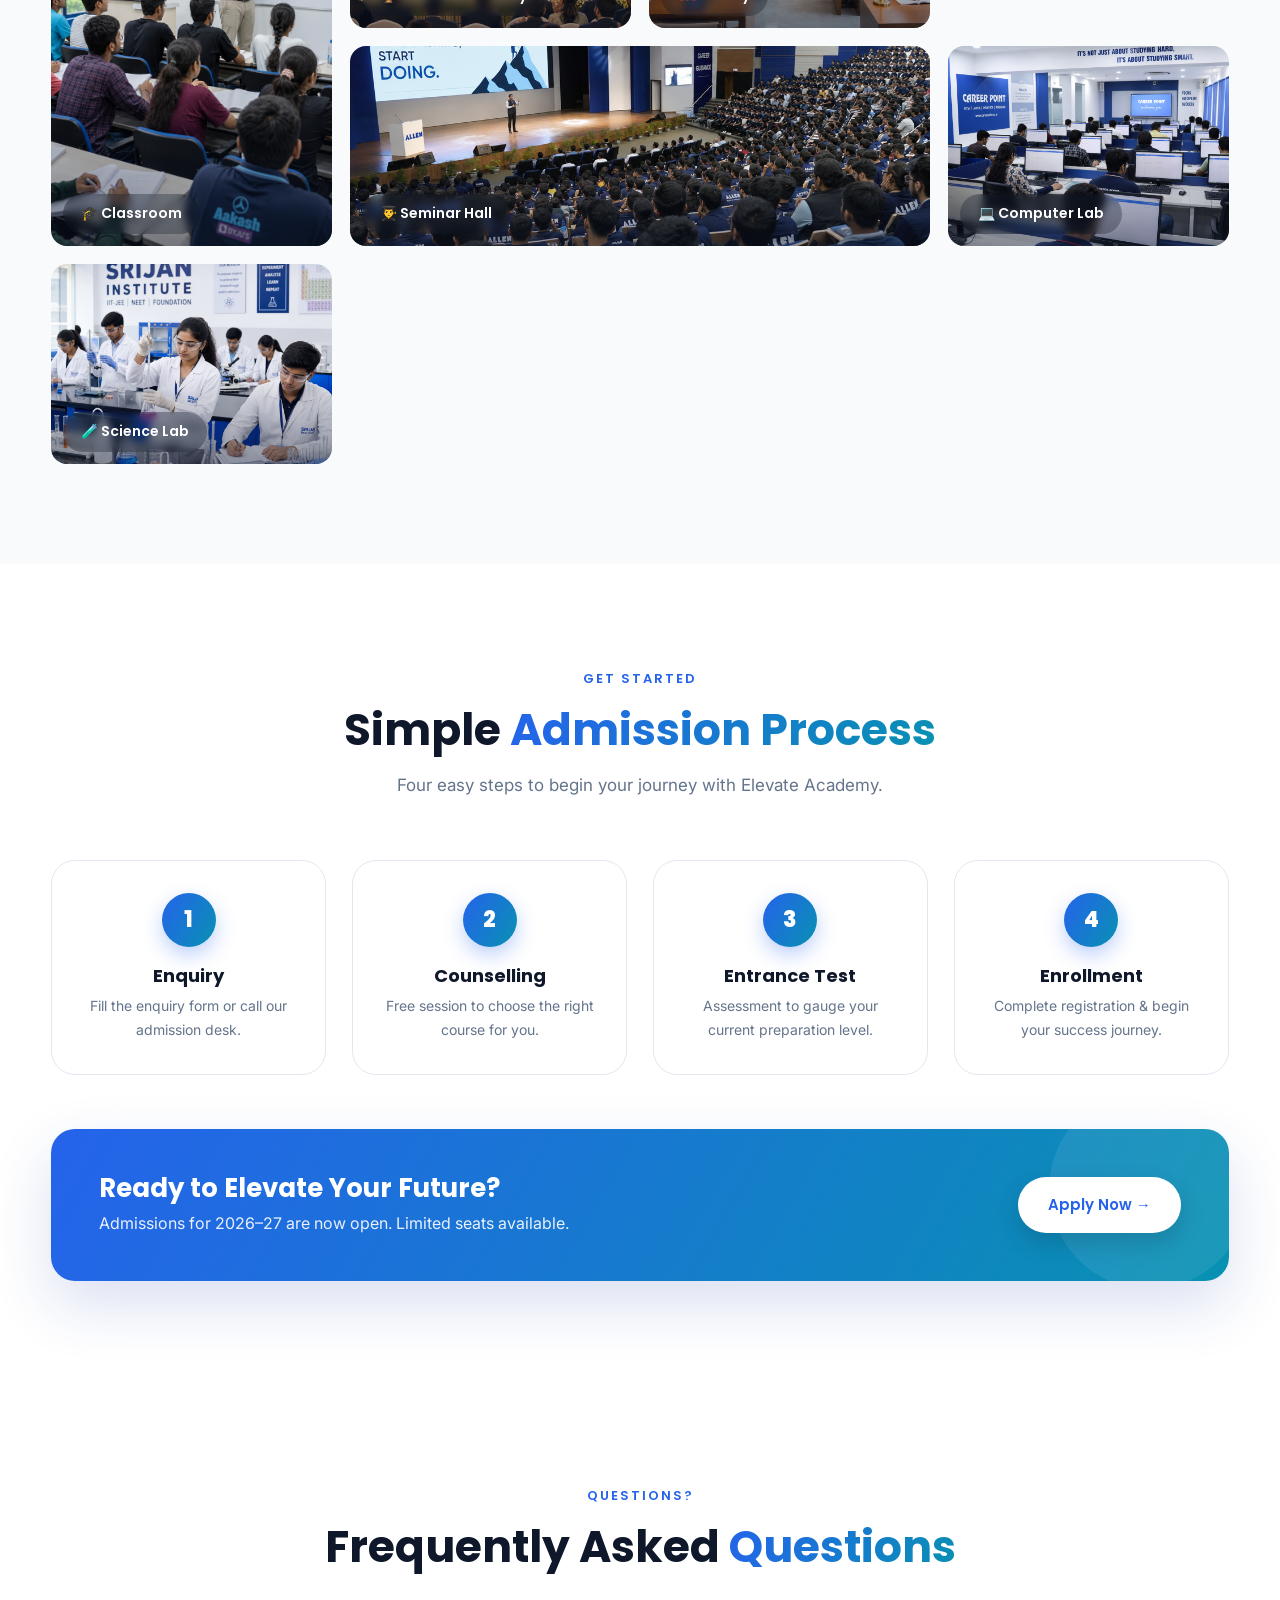
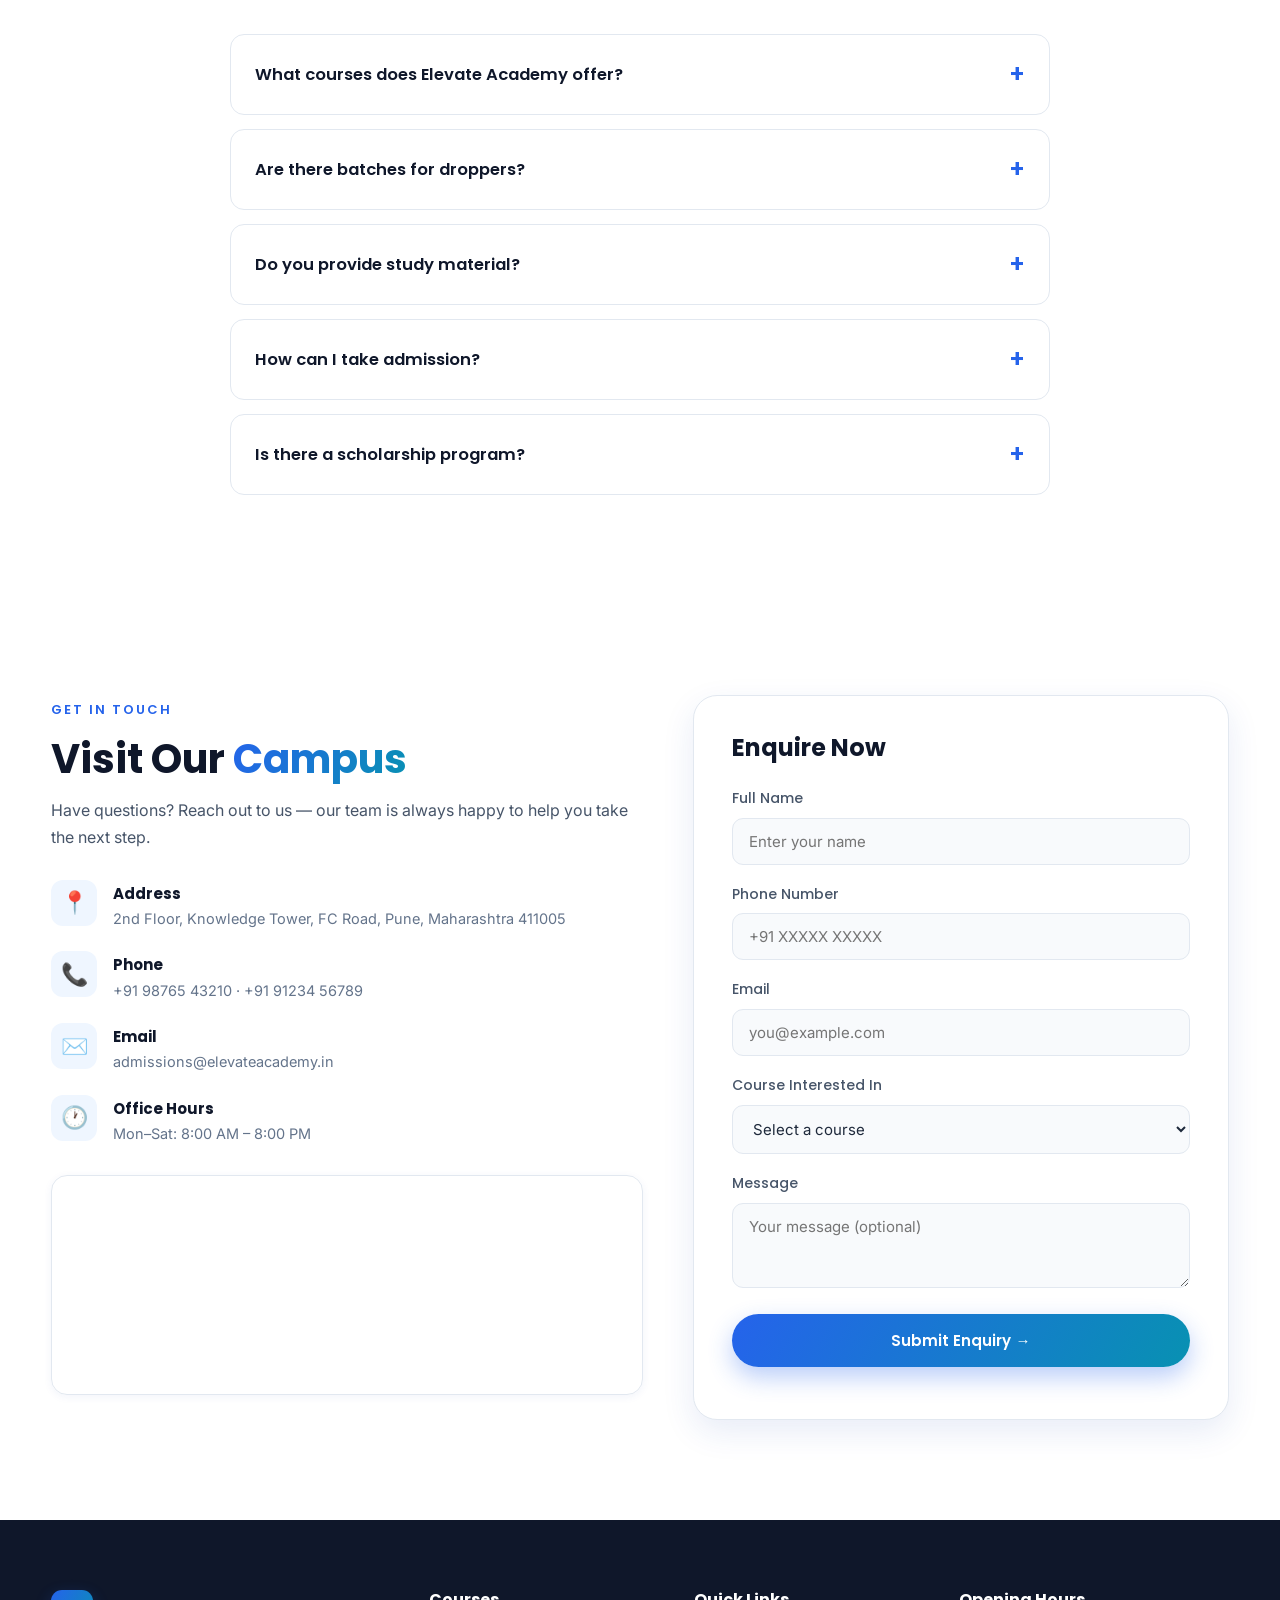
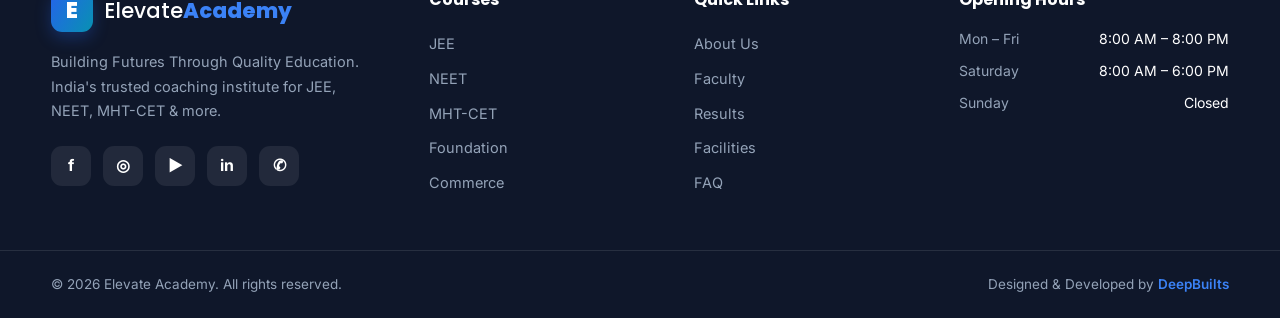
<file: coaching/index.html>
<!DOCTYPE html>
<html lang="en">
<head>
<meta charset="UTF-8" />
<meta name="viewport" content="width=device-width, initial-scale=1.0" />
<meta name="description" content="Elevate Academy — Building Futures Through Quality Education. Top coaching for JEE, NEET, MHT-CET, Foundation & Commerce." />
<meta name="theme-color" content="#1e40af" />
<title>Elevate Academy — Building Futures Through Quality Education</title>
<link rel="preconnect" href="https://fonts.googleapis.com" />
<link rel="preconnect" href="https://fonts.gstatic.com" crossorigin />
<link href="https://fonts.googleapis.com/css2?family=Poppins:wght@400;500;600;700;800&family=Inter:wght@300;400;500;600;700&display=swap" rel="stylesheet" />
<style>
/* ================================================================
   ELEVATE ACADEMY — Modern Coaching Institute
   Theme: Blue & White · Clean · Professional · Trustworthy
================================================================ */

:root{
  --blue:#1e40af;
  --blue-600:#2563eb;
  --blue-500:#3b82f6;
  --cyan:#0891b2;
  --navy:#0f172a;
  --ink:#1e293b;
  --slate:#475569;
  --muted:#64748b;
  --line:#e2e8f0;
  --bg:#ffffff;
  --bg-soft:#f8fafc;
  --bg-blue:#eff6ff;
  --gold:#f59e0b;
  --white:#ffffff;
  --shadow-sm:0 2px 8px rgba(30,64,175,.06);
  --shadow:0 12px 32px rgba(30,64,175,.10);
  --shadow-lg:0 24px 60px rgba(30,64,175,.16);
  --radius:16px;
  --radius-lg:24px;
  --transition:.35s cubic-bezier(.22,.61,.36,1);
  --grad-blue:linear-gradient(120deg,#2563eb,#0891b2);
  --grad-gold:linear-gradient(120deg,#f59e0b,#fbbf24);
}

*{margin:0;padding:0;box-sizing:border-box}
html{scroll-behavior:smooth;scroll-padding-top:80px}
body{
  font-family:'Inter',sans-serif;
  color:var(--ink);
  background:var(--bg);
  line-height:1.7;
  overflow-x:hidden;
  -webkit-font-smoothing:antialiased;
  text-rendering:optimizeLegibility;
}
h1,h2,h3,h4{font-family:'Poppins',sans-serif;line-height:1.2;color:var(--navy);font-weight:700}
a{text-decoration:none;color:inherit}
img{max-width:100%;display:block}
ul{list-style:none}
::selection{background:var(--blue-500);color:#fff}

.container{width:min(1200px,92%);margin-inline:auto}
.container.narrow{width:min(820px,92%)}
.section{padding:100px 0;position:relative}
.grad{background:var(--grad-blue);-webkit-background-clip:text;background-clip:text;-webkit-text-fill-color:transparent}
.grad-gold{background:var(--grad-gold);-webkit-background-clip:text;background-clip:text;-webkit-text-fill-color:transparent}

/* ---------- Buttons ---------- */
.btn{
  display:inline-flex;align-items:center;gap:8px;
  padding:15px 30px;border-radius:50px;font-weight:600;font-size:15px;
  font-family:'Poppins',sans-serif;cursor:pointer;border:none;
  transition:var(--transition);position:relative;
}
.btn.sm{padding:12px 24px;font-size:14px}
.btn.full{width:100%;justify-content:center}
.btn-primary{background:var(--grad-blue);color:#fff;box-shadow:0 10px 24px rgba(37,99,235,.32)}
.btn-primary:hover{transform:translateY(-3px);box-shadow:0 16px 34px rgba(37,99,235,.42)}
.btn-primary:active{transform:translateY(-1px)}
.btn-ghost{background:transparent;color:var(--blue);border:2px solid var(--blue-500)}
.btn-ghost:hover{background:var(--blue);color:#fff;border-color:var(--blue);transform:translateY(-3px)}
.btn .arrow{transition:transform .3s}
.btn:hover .arrow{transform:translateX(4px)}

.eyebrow{
  display:inline-block;font-family:'Poppins',sans-serif;font-weight:600;
  font-size:13px;letter-spacing:2px;text-transform:uppercase;color:var(--blue-600);
  margin-bottom:14px;
}
.section-head{text-align:center;max-width:680px;margin:0 auto 60px}
.section-head h2{font-size:clamp(28px,4vw,44px)}
.section-sub{color:var(--muted);margin-top:14px;font-size:17px}

/* ================= LOADER ================= */
.loader{
  position:fixed;inset:0;z-index:9999;background:var(--navy);
  display:flex;flex-direction:column;align-items:center;justify-content:center;gap:26px;
  transition:opacity .6s ease,visibility .6s ease;
}
.loader.hide{opacity:0;visibility:hidden}
.loader-logo{display:flex;align-items:center;gap:14px}
.loader-mark{
  width:56px;height:56px;border-radius:14px;background:var(--grad-blue);
  display:grid;place-items:center;color:#fff;font-family:'Poppins';font-weight:800;font-size:28px;
  animation:pop .6s ease;
}
.loader-name{font-family:'Poppins';font-weight:700;font-size:24px;color:#fff}
.loader-bar{width:200px;height:4px;background:rgba(255,255,255,.15);border-radius:4px;overflow:hidden}
.loader-bar span{display:block;height:100%;width:0;background:var(--grad-blue);border-radius:4px;animation:load 1.4s ease forwards}
@keyframes load{to{width:100%}}
@keyframes pop{from{transform:scale(.5);opacity:0}to{transform:scale(1);opacity:1}}

/* ================= NAVBAR ================= */
.navbar{
  position:fixed;top:0;left:0;width:100%;z-index:900;
  padding:18px 0;transition:var(--transition);
}
.navbar.scrolled{background:rgba(255,255,255,.92);backdrop-filter:blur(14px);box-shadow:var(--shadow-sm);padding:12px 0}
.nav-inner{display:flex;align-items:center;justify-content:space-between}
.brand{display:flex;align-items:center;gap:11px}
.brand-mark{
  width:42px;height:42px;border-radius:11px;background:var(--grad-blue);
  display:grid;place-items:center;color:#fff;font-family:'Poppins';font-weight:800;font-size:22px;
  box-shadow:0 6px 16px rgba(37,99,235,.3);
}
.brand-text{font-family:'Poppins';font-weight:500;font-size:21px;color:var(--navy)}
.brand-text strong{font-weight:800;color:var(--blue-600)}
.brand.light .brand-text,.brand.light{color:#fff}
.brand.light .brand-text strong{color:var(--blue-500)}
.nav-links{display:flex;align-items:center;gap:6px}
.nav-links a{
  padding:9px 15px;font-weight:500;font-size:15px;color:var(--slate);border-radius:9px;
  transition:var(--transition);position:relative;
}
.nav-links a:not(.nav-cta):hover,.nav-links a.active{color:var(--blue-600)}
.nav-links a:not(.nav-cta)::after{
  content:'';position:absolute;bottom:2px;left:15px;right:15px;height:2px;
  background:var(--grad-blue);border-radius:2px;transform:scaleX(0);transform-origin:left;transition:transform .3s;
}
.nav-links a:not(.nav-cta):hover::after,.nav-links a.active::after{transform:scaleX(1)}
.nav-cta{background:var(--grad-blue);color:#fff!important;padding:11px 22px!important;box-shadow:0 8px 18px rgba(37,99,235,.3)}
.nav-cta:hover{transform:translateY(-2px)}
.nav-toggle{display:none;flex-direction:column;gap:5px;background:none;border:none;cursor:pointer;padding:6px}
.nav-toggle span{width:26px;height:3px;background:var(--navy);border-radius:3px;transition:var(--transition)}
.nav-toggle.open span:nth-child(1){transform:translateY(8px) rotate(45deg)}
.nav-toggle.open span:nth-child(2){opacity:0}
.nav-toggle.open span:nth-child(3){transform:translateY(-8px) rotate(-45deg)}

/* ================= HERO ================= */
.hero{
  position:relative;min-height:100vh;display:flex;align-items:center;
  padding:120px 0 80px;overflow:hidden;
  background:linear-gradient(150deg,#eff6ff 0%,#f8fafc 45%,#ffffff 100%);
}
.hero-shapes .shape{position:absolute;border-radius:50%;opacity:.5;filter:blur(2px)}
.shape.s1{width:340px;height:340px;background:radial-gradient(circle,rgba(59,130,246,.25),transparent 70%);top:-80px;right:-60px;animation:float1 9s ease-in-out infinite}
.shape.s2{width:260px;height:260px;background:radial-gradient(circle,rgba(8,145,178,.2),transparent 70%);bottom:-40px;left:-40px;animation:float2 11s ease-in-out infinite}
.shape.s3{width:150px;height:150px;background:radial-gradient(circle,rgba(245,158,11,.18),transparent 70%);top:30%;left:8%;animation:float1 7s ease-in-out infinite}
.shape.s4{width:90px;height:90px;border:3px dashed rgba(37,99,235,.2);background:none;filter:none;top:20%;right:14%;animation:spin 20s linear infinite}
@keyframes float1{0%,100%{transform:translateY(0)}50%{transform:translateY(-30px)}}
@keyframes float2{0%,100%{transform:translate(0,0)}50%{transform:translate(20px,-24px)}}
@keyframes spin{to{transform:rotate(360deg)}}

.hero-inner{display:grid;grid-template-columns:1.1fr .9fr;gap:60px;align-items:center;position:relative;z-index:2}
.hero-content{animation:fadeUp .9s ease both}
.badge{
  display:inline-flex;align-items:center;gap:8px;background:#fff;color:var(--blue-600);
  padding:9px 18px;border-radius:50px;font-weight:600;font-size:14px;
  box-shadow:var(--shadow-sm);border:1px solid var(--line);margin-bottom:24px;
}
.badge.pulse{position:relative}
.badge.pulse::before{content:'';position:absolute;left:14px;top:50%;transform:translateY(-50%);width:8px;height:8px;border-radius:50%;background:#22c55e;box-shadow:0 0 0 rgba(34,197,94,.5);animation:pulse 1.8s infinite}
.badge.pulse{padding-left:30px}
@keyframes pulse{0%{box-shadow:0 0 0 0 rgba(34,197,94,.5)}70%{box-shadow:0 0 0 8px rgba(34,197,94,0)}100%{box-shadow:0 0 0 0 rgba(34,197,94,0)}}
.hero-content h1{font-size:clamp(34px,5.2vw,58px);font-weight:800;margin-bottom:20px}
.hero-content>p{font-size:18px;color:var(--slate);max-width:520px;margin-bottom:32px}
.hero-btns{display:flex;gap:16px;flex-wrap:wrap;margin-bottom:36px}
.hero-trust{display:flex;align-items:center;gap:12px}
.hero-trust .stars{color:var(--gold);font-size:18px;letter-spacing:2px}
.hero-trust p{font-size:14px;color:var(--muted)}
.hero-trust strong{color:var(--navy)}

.hero-visual{position:relative;animation:fadeUp .9s .2s both}
.hero-card-img{
  height:440px;border-radius:var(--radius-lg);
  background:linear-gradient(135deg,#1e40af,#0891b2);
  display:grid;place-items:center;box-shadow:var(--shadow-lg);position:relative;overflow:hidden;
}
.hero-card-img::before{content:'';position:absolute;inset:0;background:radial-gradient(circle at 30% 20%,rgba(255,255,255,.2),transparent 50%)}
.img-label{color:#fff;font-family:'Poppins';font-weight:600;font-size:18px;background:rgba(15,23,42,.35);padding:10px 20px;border-radius:50px;backdrop-filter:blur(4px);z-index:2}
.float-card{
  position:absolute;background:#fff;border-radius:14px;padding:14px 18px;
  display:flex;align-items:center;gap:12px;box-shadow:var(--shadow);border:1px solid var(--line);
}
.float-card .fc-icon{font-size:26px}
.float-card strong{display:block;font-family:'Poppins';font-weight:800;font-size:19px;color:var(--navy);line-height:1}
.float-card small{color:var(--muted);font-size:12px}
.fc1{top:24px;left:-28px;animation:float1 5s ease-in-out infinite}
.fc2{bottom:34px;right:-24px;animation:float2 6s ease-in-out infinite}
@keyframes fadeUp{from{opacity:0;transform:translateY(34px)}to{opacity:1;transform:translateY(0)}}

/* ================= STATS ================= */
.stats{background:var(--navy);padding:56px 0;position:relative;z-index:3}
.stats-grid{display:grid;grid-template-columns:repeat(4,1fr);gap:30px;text-align:center}
.stat{position:relative}
.stat:not(:last-child)::after{content:'';position:absolute;right:-15px;top:15%;height:70%;width:1px;background:rgba(255,255,255,.14)}
.stat-num{display:block;font-family:'Poppins';font-weight:800;font-size:clamp(32px,4vw,46px);background:var(--grad-blue);-webkit-background-clip:text;background-clip:text;-webkit-text-fill-color:transparent}
.stat-label{color:#cbd5e1;font-size:15px;font-weight:500}

/* ================= ABOUT ================= */
.about-grid{display:grid;grid-template-columns:1fr 1.1fr;gap:60px;align-items:center}
.about-visual{position:relative}
.about-img{height:440px;border-radius:var(--radius-lg);background:linear-gradient(135deg,#2563eb,#1e3a8a);display:grid;place-items:center;box-shadow:var(--shadow-lg)}
.about-badge{
  position:absolute;bottom:-24px;right:-20px;background:#fff;border-radius:18px;
  padding:20px 26px;text-align:center;box-shadow:var(--shadow);border:1px solid var(--line);
}
.about-badge strong{display:block;font-family:'Poppins';font-weight:800;font-size:34px;color:var(--blue-600);line-height:1}
.about-badge span{color:var(--muted);font-size:13px;font-weight:500}
.about-content h2{font-size:clamp(28px,4vw,42px);margin-bottom:18px}
.about-content>p{color:var(--slate);font-size:17px;margin-bottom:28px}
.mv-grid{display:grid;grid-template-columns:1fr 1fr;gap:20px}
.mv-card{background:var(--bg-soft);border:1px solid var(--line);border-radius:var(--radius);padding:24px;transition:var(--transition)}
.mv-card:hover{background:var(--bg-blue);transform:translateY(-4px);box-shadow:var(--shadow)}
.mv-icon{font-size:30px;display:block;margin-bottom:12px}
.mv-card h3{font-size:19px;margin-bottom:8px}
.mv-card p{color:var(--muted);font-size:14.5px}

/* ================= COURSES ================= */
.courses{background:var(--bg-soft)}
.course-grid{display:grid;grid-template-columns:repeat(3,1fr);gap:28px}
.course-card{
  background:#fff;border:1px solid var(--line);border-radius:var(--radius-lg);padding:34px 30px;
  transition:var(--transition);position:relative;overflow:hidden;
}
.course-card::before{content:'';position:absolute;top:0;left:0;width:100%;height:4px;background:var(--grad-blue);transform:scaleX(0);transform-origin:left;transition:transform .4s}
.course-card:hover{transform:translateY(-10px);box-shadow:var(--shadow-lg);border-color:transparent}
.course-card:hover::before{transform:scaleX(1)}
.course-card.featured{background:var(--grad-blue);border-color:transparent;color:#fff}
.course-card.featured::before{display:none}
.course-card.featured h3,.course-card.featured p{color:#fff}
.course-card.featured .course-meta li{color:rgba(255,255,255,.85)}
.course-card.featured .course-meta li::before{color:#fff}
.course-card.featured .course-link{color:#fff}
.ribbon{position:absolute;top:20px;right:-34px;background:var(--gold);color:#fff;font-size:12px;font-weight:700;padding:5px 40px;transform:rotate(45deg);font-family:'Poppins'}
.course-icon{font-size:44px;margin-bottom:18px}
.course-card h3{font-size:21px;margin-bottom:12px}
.course-card p{color:var(--muted);font-size:15px;margin-bottom:18px}
.course-meta{margin-bottom:22px}
.course-meta li{font-size:14px;color:var(--slate);padding-left:22px;position:relative;margin-bottom:6px}
.course-meta li::before{content:'✓';position:absolute;left:0;color:var(--blue-600);font-weight:700}
.course-link{font-family:'Poppins';font-weight:600;font-size:15px;color:var(--blue-600);transition:var(--transition)}
.course-link:hover{letter-spacing:.5px}
.cta-card{background:var(--bg-blue);border:2px dashed var(--blue-500);display:flex;flex-direction:column;align-items:flex-start;justify-content:center}
.cta-card:hover{transform:translateY(-6px)}

/* ================= FACULTY ================= */
.faculty-grid{display:grid;grid-template-columns:repeat(4,1fr);gap:26px}
.faculty-card{
  background:#fff;border:1px solid var(--line);border-radius:var(--radius-lg);padding:32px 24px;
  text-align:center;transition:var(--transition);
}
.faculty-card:hover{transform:translateY(-8px);box-shadow:var(--shadow-lg);border-color:transparent}
.faculty-avatar{
  width:88px;height:88px;border-radius:50%;margin:0 auto 18px;
  display:grid;place-items:center;font-family:'Poppins';font-weight:800;font-size:30px;color:#fff;
  background:var(--c,var(--blue));box-shadow:0 10px 24px rgba(30,64,175,.25);
}
.faculty-card h3{font-size:19px;margin-bottom:4px}
.faculty-role{display:inline-block;color:var(--blue-600);font-weight:600;font-size:14px;margin-bottom:12px}
.faculty-qual{font-size:14px;color:var(--slate);font-weight:600}
.faculty-exp{font-size:13px;color:var(--muted)}

/* ================= RESULTS ================= */
.results{background:var(--navy);color:#fff}
.section-head.light h2{color:#fff}
.section-head.light .section-sub{color:#94a3b8}
.results-grid{display:grid;grid-template-columns:repeat(4,1fr);gap:26px;margin-bottom:54px}
.result-card{
  background:rgba(255,255,255,.05);border:1px solid rgba(255,255,255,.1);border-radius:var(--radius-lg);
  padding:30px 24px;text-align:center;transition:var(--transition);backdrop-filter:blur(6px);position:relative;
}
.result-card:hover{transform:translateY(-8px);background:rgba(255,255,255,.09);border-color:rgba(245,158,11,.4)}
.result-avatar{width:70px;height:70px;border-radius:50%;margin:0 auto 16px;display:grid;place-items:center;font-family:'Poppins';font-weight:800;font-size:24px;color:#fff;background:var(--grad-blue)}
.result-rank{display:inline-block;background:var(--grad-gold);color:#3b2500;font-family:'Poppins';font-weight:700;font-size:14px;padding:5px 16px;border-radius:50px;margin-bottom:12px}
.result-card h3{color:#fff;font-size:18px;margin-bottom:4px}
.result-card p{color:#94a3b8;font-size:14px}
.achievements{display:grid;grid-template-columns:repeat(4,1fr);gap:24px;padding-top:44px;border-top:1px solid rgba(255,255,255,.12)}
.ach{text-align:center}
.ach strong{display:block;font-family:'Poppins';font-weight:800;font-size:38px;background:var(--grad-gold);-webkit-background-clip:text;background-clip:text;-webkit-text-fill-color:transparent}
.ach span{color:#94a3b8;font-size:14px}

/* ================= TESTIMONIALS ================= */
.testimonials{background:var(--bg-soft)}
.testi-grid{display:grid;grid-template-columns:repeat(3,1fr);gap:28px}
.testi-card{
  background:#fff;border:1px solid var(--line);border-radius:var(--radius-lg);padding:34px 30px;
  transition:var(--transition);position:relative;
}
.testi-card:hover{transform:translateY(-8px);box-shadow:var(--shadow-lg)}
.quote-mark{font-family:'Poppins';font-weight:800;font-size:70px;color:var(--blue-500);opacity:.15;line-height:.6;height:34px}
.testi-card p{color:var(--slate);font-size:15.5px;margin-bottom:24px;font-style:italic}
.testi-author{display:flex;align-items:center;gap:14px}
.testi-avatar{width:50px;height:50px;border-radius:50%;display:grid;place-items:center;font-family:'Poppins';font-weight:700;color:#fff;background:var(--grad-blue);font-size:17px}
.testi-author strong{display:block;font-family:'Poppins';font-size:16px;color:var(--navy)}
.testi-author small{color:var(--muted);font-size:13px}

/* ================= FACILITIES ================= */
.fac-grid{display:grid;grid-template-columns:repeat(4,1fr);gap:26px}
.fac-card{
  background:var(--bg-soft);border:1px solid var(--line);border-radius:var(--radius-lg);padding:34px 26px;
  text-align:center;transition:var(--transition);
}
.fac-card:hover{transform:translateY(-8px);box-shadow:var(--shadow-lg);background:#fff;border-color:transparent}
.fac-icon{font-size:46px;display:block;margin-bottom:16px}
.fac-card h3{font-size:19px;margin-bottom:10px}
.fac-card p{color:var(--muted);font-size:14.5px}

/* ================= GALLERY ================= */
.gallery{background:var(--bg-soft)}
.gallery-grid{display:grid;grid-template-columns:repeat(4,1fr);grid-auto-rows:200px;gap:18px}
.gal-item{
  border-radius:var(--radius);overflow:hidden;position:relative;cursor:pointer;
  display:grid;place-items:center;transition:var(--transition);
  background:linear-gradient(135deg,#2563eb,#0891b2);
}
.gal-item:nth-child(2){background:linear-gradient(135deg,#1e40af,#3b82f6)}
.gal-item:nth-child(3){background:linear-gradient(135deg,#0891b2,#0e7490)}
.gal-item:nth-child(5){background:linear-gradient(135deg,#1e3a8a,#2563eb)}
.gal-item:nth-child(6){background:linear-gradient(135deg,#0e7490,#155e75)}
.gal-item.g-tall{grid-row:span 2}
.gal-item.g-wide{grid-column:span 2}
.gal-item span{color:#fff;font-family:'Poppins';font-weight:600;font-size:16px;z-index:2;background:rgba(15,23,42,.3);padding:8px 18px;border-radius:50px;backdrop-filter:blur(4px)}
.gal-item::after{content:'🔍';position:absolute;inset:0;background:rgba(15,23,42,.55);display:grid;place-items:center;font-size:34px;opacity:0;transition:var(--transition)}
.gal-item:hover::after{opacity:1}
.gal-item:hover{transform:scale(1.02)}

/* ================= ADMISSION ================= */
.steps{display:grid;grid-template-columns:repeat(4,1fr);gap:26px;margin-bottom:54px;position:relative}
.step{background:#fff;border:1px solid var(--line);border-radius:var(--radius-lg);padding:32px 26px;text-align:center;transition:var(--transition);position:relative}
.step:hover{transform:translateY(-6px);box-shadow:var(--shadow)}
.step-num{width:54px;height:54px;border-radius:50%;background:var(--grad-blue);color:#fff;display:grid;place-items:center;font-family:'Poppins';font-weight:800;font-size:22px;margin:0 auto 18px;box-shadow:0 8px 20px rgba(37,99,235,.3)}
.step h3{font-size:18px;margin-bottom:8px}
.step p{color:var(--muted);font-size:14px}
.admission-cta{
  background:var(--grad-blue);border-radius:var(--radius-lg);padding:44px 48px;
  display:flex;align-items:center;justify-content:space-between;gap:24px;flex-wrap:wrap;
  box-shadow:var(--shadow-lg);position:relative;overflow:hidden;
}
.admission-cta::before{content:'';position:absolute;top:-40px;right:-20px;width:200px;height:200px;border-radius:50%;background:rgba(255,255,255,.08)}
.admission-cta h3{color:#fff;font-size:26px;margin-bottom:6px}
.admission-cta p{color:rgba(255,255,255,.9)}
.admission-cta .btn-primary{background:#fff;color:var(--blue-600);box-shadow:0 10px 24px rgba(0,0,0,.15)}

/* ================= FAQ ================= */
.faq-list{display:flex;flex-direction:column;gap:14px}
.faq-item{background:#fff;border:1px solid var(--line);border-radius:14px;overflow:hidden;transition:var(--transition)}
.faq-item:hover{box-shadow:var(--shadow-sm)}
.faq-q{
  width:100%;text-align:left;background:none;border:none;cursor:pointer;
  padding:22px 24px;font-family:'Poppins';font-weight:600;font-size:16.5px;color:var(--navy);
  display:flex;align-items:center;justify-content:space-between;gap:16px;
}
.faq-icon{font-size:24px;color:var(--blue-600);transition:transform .3s;flex-shrink:0}
.faq-item.open .faq-icon{transform:rotate(45deg)}
.faq-a{max-height:0;overflow:hidden;transition:max-height .4s ease}
.faq-a p{padding:0 24px 22px;color:var(--muted);font-size:15px}

/* ================= CONTACT ================= */
.contact-grid{display:grid;grid-template-columns:1.05fr .95fr;gap:50px;align-items:start}
.contact-info h2{font-size:clamp(28px,4vw,40px);margin-bottom:14px}
.contact-info>p{color:var(--slate);margin-bottom:28px}
.contact-list{margin-bottom:28px}
.contact-list li{display:flex;gap:16px;margin-bottom:20px}
.ci-icon{font-size:22px;width:46px;height:46px;flex-shrink:0;border-radius:12px;background:var(--bg-blue);display:grid;place-items:center}
.contact-list strong{font-family:'Poppins';font-size:15px;color:var(--navy)}
.contact-list p{color:var(--muted);font-size:14.5px}
.map{border-radius:var(--radius);overflow:hidden;border:1px solid var(--line);height:220px;box-shadow:var(--shadow-sm)}
.map iframe{width:100%;height:100%;border:0}
.contact-form{background:#fff;border:1px solid var(--line);border-radius:var(--radius-lg);padding:38px;box-shadow:var(--shadow)}
.contact-form h3{font-size:24px;margin-bottom:24px}
.field{margin-bottom:18px}
.field label{display:block;font-family:'Poppins';font-weight:500;font-size:14px;color:var(--slate);margin-bottom:7px}
.field input,.field select,.field textarea{
  width:100%;padding:13px 16px;border:1.5px solid var(--line);border-radius:11px;
  font-family:'Inter';font-size:15px;color:var(--ink);background:var(--bg-soft);transition:var(--transition);
}
.field input:focus,.field select:focus,.field textarea:focus{outline:none;border-color:var(--blue-500);background:#fff;box-shadow:0 0 0 4px rgba(59,130,246,.12)}
.field textarea{resize:vertical}
.form-note{margin-top:14px;font-size:14px;font-weight:600;text-align:center}
.form-note.ok{color:#16a34a}
.form-note.err{color:#dc2626}

/* ================= FOOTER ================= */
.footer{background:var(--navy);color:#cbd5e1;padding:70px 0 0}
.footer-grid{display:grid;grid-template-columns:1.5fr 1fr 1fr 1.2fr;gap:40px;padding-bottom:50px}
.footer-brand>p{margin:18px 0 22px;font-size:14.5px;color:#94a3b8;max-width:320px}
.footer-social{display:flex;gap:12px}
.soc{width:40px;height:40px;border-radius:11px;background:rgba(255,255,255,.08);display:grid;place-items:center;font-weight:700;color:#fff;transition:var(--transition)}
.soc:hover{background:var(--grad-blue);transform:translateY(-3px)}
.footer-col h4{color:#fff;font-size:16px;margin-bottom:18px}
.footer-col a{display:block;color:#94a3b8;font-size:14.5px;padding:5px 0;transition:var(--transition)}
.footer-col a:hover{color:#fff;padding-left:5px}
.fh{display:flex;justify-content:space-between;font-size:14px;color:#94a3b8;margin-bottom:8px;gap:12px}
.fh span{color:#fff}
.footer-bottom{border-top:1px solid rgba(255,255,255,.1);padding:22px 0}
.footer-bottom .container{display:flex;align-items:center;justify-content:space-between;flex-wrap:wrap;gap:8px}
.footer-bottom p{font-size:13.5px;color:#94a3b8;margin:0}
.footer-credit a{color:var(--blue-500);font-weight:600;transition:var(--transition)}
.footer-credit a:hover{color:#fff;text-shadow:0 0 12px rgba(59,130,246,.5)}

/* ================= FLOATING + BACK TOP ================= */
.float-enroll{
  position:fixed;bottom:26px;left:26px;z-index:800;
  background:var(--grad-gold);color:#3b2500;font-family:'Poppins';font-weight:700;font-size:14.5px;
  padding:14px 22px;border-radius:50px;box-shadow:0 12px 28px rgba(245,158,11,.4);
  transition:var(--transition);animation:bob 2.4s ease-in-out infinite;
}
.float-enroll:hover{transform:translateY(-4px) scale(1.04)}
@keyframes bob{0%,100%{transform:translateY(0)}50%{transform:translateY(-6px)}}
.back-top{
  position:fixed;bottom:26px;right:26px;z-index:800;width:50px;height:50px;border-radius:14px;border:none;
  background:var(--grad-blue);color:#fff;font-size:22px;cursor:pointer;box-shadow:0 10px 24px rgba(37,99,235,.4);
  opacity:0;visibility:hidden;transform:translateY(20px);transition:var(--transition);
}
.back-top.show{opacity:1;visibility:visible;transform:translateY(0)}
.back-top:hover{transform:translateY(-4px)}

/* ================= REVEAL ================= */
.reveal{opacity:0;transform:translateY(40px);transition:opacity .7s ease,transform .7s cubic-bezier(.22,.61,.36,1)}
.reveal.in{opacity:1;transform:translateY(0)}

/* ================= RESPONSIVE ================= */
@media (max-width:980px){
  .hero-inner,.about-grid,.contact-grid{grid-template-columns:1fr;gap:44px}
  .hero-visual{max-width:480px;margin:0 auto}
  .course-grid,.faculty-grid,.results-grid,.testi-grid,.fac-grid,.steps,.achievements{grid-template-columns:repeat(2,1fr)}
  .stats-grid{grid-template-columns:repeat(2,1fr);gap:36px 20px}
  .stat:nth-child(2)::after{display:none}
  .gallery-grid{grid-template-columns:repeat(2,1fr)}
  .footer-grid{grid-template-columns:1fr 1fr;gap:32px}
}
@media (max-width:760px){
  .nav-links{
    position:fixed;top:0;right:-100%;height:100vh;width:min(300px,80%);
    background:#fff;flex-direction:column;align-items:flex-start;gap:6px;padding:100px 30px 40px;
    box-shadow:-10px 0 40px rgba(0,0,0,.12);transition:right .4s ease;
  }
  .nav-links.open{right:0}
  .nav-links a{width:100%;padding:12px 15px}
  .nav-cta{width:100%;justify-content:center;margin-top:8px}
  .nav-toggle{display:flex;z-index:10}
  .section{padding:70px 0}
  .hero{padding:110px 0 60px}
}
@media (max-width:520px){
  .course-grid,.faculty-grid,.results-grid,.testi-grid,.fac-grid,.steps,.achievements,.stats-grid,.gallery-grid,.mv-grid,.footer-grid{grid-template-columns:1fr}
  .gal-item.g-tall,.gal-item.g-wide{grid-row:auto;grid-column:auto}
  .contact-form{padding:26px}
  .admission-cta{padding:32px 26px;text-align:center;justify-content:center}
  .float-enroll{font-size:13px;padding:12px 18px;bottom:20px;left:16px}
  .back-top{bottom:20px;right:16px}
  .float-card{display:none}
}

/* ================= REDUCED MOTION ================= */
@media (prefers-reduced-motion:reduce){
  *{animation-duration:.001ms!important;animation-iteration-count:1!important;transition-duration:.01ms!important}
  .reveal{opacity:1;transform:none}
}

/* ================= IMAGE FILLS (AI-generated) ================= */
.has-img{background-size:cover !important;background-position:center !important;background-repeat:no-repeat !important}
.hero-card-img.has-img .img-label,.about-img.has-img .img-label{display:none}
.faculty-avatar.has-img,.result-avatar.has-img,.testi-avatar.has-img{color:transparent !important;font-size:0 !important;border:2px solid rgba(255,255,255,.6)}
.result-avatar.has-img,.testi-avatar.has-img{border-color:rgba(255,255,255,.25)}
.gal-item.has-img span{position:absolute;bottom:12px;left:12px;font-size:14px}
.gal-item.has-img::before{content:'';position:absolute;inset:0;background:linear-gradient(to top,rgba(15,23,42,.45),transparent 45%);z-index:1}

</style>
</head>
<body>

<!-- ============ LOADER ============ -->
<div class="loader" id="loader">
  <div class="loader-logo">
    <span class="loader-mark">E</span>
    <span class="loader-name">Elevate Academy</span>
  </div>
  <div class="loader-bar"><span></span></div>
</div>

<!-- ============ NAVBAR ============ -->
<header class="navbar" id="navbar">
  <div class="container nav-inner">
    <a href="#home" class="brand" aria-label="Elevate Academy home">
      <span class="brand-mark">E</span>
      <span class="brand-text">Elevate<strong>Academy</strong></span>
    </a>
    <nav class="nav-links" id="navLinks" aria-label="Primary">
      <a href="#home">Home</a>
      <a href="#about">About</a>
      <a href="#courses">Courses</a>
      <a href="#faculty">Faculty</a>
      <a href="#results">Results</a>
      <a href="#facilities">Facilities</a>
      <a href="#contact">Contact</a>
      <a href="#admission" class="nav-cta">Enroll Now</a>
    </nav>
    <button class="nav-toggle" id="navToggle" aria-label="Toggle menu" aria-expanded="false">
      <span></span><span></span><span></span>
    </button>
  </div>
</header>

<!-- ============ HERO ============ -->
<section class="hero" id="home">
  <div class="hero-shapes" aria-hidden="true">
    <span class="shape s1"></span>
    <span class="shape s2"></span>
    <span class="shape s3"></span>
    <span class="shape s4"></span>
  </div>
  <div class="container hero-inner">
    <div class="hero-content">
      <span class="badge pulse">🎓 Admissions Open 2026–27</span>
      <h1>Building Futures Through <span class="grad">Quality Education</span></h1>
      <p>India's trusted coaching institute for JEE, NEET, MHT-CET & Foundation. Learn from expert faculty, achieve top ranks, and elevate your future.</p>
      <div class="hero-btns">
        <a href="#admission" class="btn btn-primary">Enroll Now <span class="arrow">→</span></a>
        <a href="#courses" class="btn btn-ghost">Explore Courses</a>
      </div>
      <div class="hero-trust">
        <div class="stars">★★★★★</div>
        <p>Rated <strong>4.9/5</strong> by 3,000+ parents & students</p>
      </div>
    </div>
    <div class="hero-visual">
      <div class="hero-card-img has-img" role="img" aria-label="Students studying at Elevate Academy" style="background-image:url('images/hero.png')">
        <span class="img-label">📚 Smart Classroom</span>
      </div>
      <div class="float-card fc1">
        <span class="fc-icon">🏆</span>
        <div><strong>2,500+</strong><small>Selections</small></div>
      </div>
      <div class="float-card fc2">
        <span class="fc-icon">👨‍🏫</span>
        <div><strong>60+</strong><small>Expert Faculty</small></div>
      </div>
    </div>
  </div>
</section>

<!-- ============ STATS ============ -->
<section class="stats" id="stats">
  <div class="container stats-grid">
    <div class="stat">
      <span class="stat-num" data-count="15000" data-suffix="+">0</span>
      <span class="stat-label">Students Taught</span>
    </div>
    <div class="stat">
      <span class="stat-num" data-count="2500" data-suffix="+">0</span>
      <span class="stat-label">Selections</span>
    </div>
    <div class="stat">
      <span class="stat-num" data-count="18" data-suffix="+">0</span>
      <span class="stat-label">Years of Excellence</span>
    </div>
    <div class="stat">
      <span class="stat-num" data-count="60" data-suffix="+">0</span>
      <span class="stat-label">Expert Faculty</span>
    </div>
  </div>
</section>

<!-- ============ ABOUT ============ -->
<section class="section about" id="about">
  <div class="container about-grid">
    <div class="about-visual reveal">
      <div class="about-img has-img" role="img" aria-label="Elevate Academy campus" style="background-image:url('images/about.png')"><span class="img-label">🏛️ Our Campus</span></div>
      <div class="about-badge">
        <strong>18+</strong>
        <span>Years of Trust</span>
      </div>
    </div>
    <div class="about-content reveal">
      <span class="eyebrow">About Elevate Academy</span>
      <h2>Where Ambition Meets <span class="grad">Excellence</span></h2>
      <p>Founded in 2008, Elevate Academy began with a single classroom and a bold vision — to make world-class competitive exam preparation accessible to every dedicated student. Today, we stand as one of India's most trusted names in coaching, having shaped over 15,000 careers.</p>
      <div class="mv-grid">
        <div class="mv-card">
          <span class="mv-icon">🎯</span>
          <h3>Our Mission</h3>
          <p>To empower every student with the knowledge, discipline, and confidence to crack India's toughest competitive exams.</p>
        </div>
        <div class="mv-card">
          <span class="mv-icon">🔭</span>
          <h3>Our Vision</h3>
          <p>To be the nation's most trusted institute — nurturing future doctors, engineers, and leaders through quality education.</p>
        </div>
      </div>
    </div>
  </div>
</section>

<!-- ============ COURSES ============ -->
<section class="section courses" id="courses">
  <div class="container">
    <div class="section-head reveal">
      <span class="eyebrow">Our Programs</span>
      <h2>Courses Designed for <span class="grad">Success</span></h2>
      <p class="section-sub">Comprehensive programs crafted by experts to help you reach your goals.</p>
    </div>
    <div class="course-grid">
      <article class="course-card reveal">
        <div class="course-icon">⚛️</div>
        <h3>JEE (Main + Advanced)</h3>
        <p>Complete engineering entrance preparation with concept-first teaching, regular tests, and IIT-focused mentoring.</p>
        <ul class="course-meta">
          <li>Classes 11, 12 & Droppers</li>
          <li>Physics · Chemistry · Maths</li>
        </ul>
        <a href="#admission" class="course-link">Enroll Now →</a>
      </article>
      <article class="course-card featured reveal">
        <span class="ribbon">Most Popular</span>
        <div class="course-icon">🩺</div>
        <h3>NEET (UG)</h3>
        <p>Medical entrance coaching with NCERT mastery, biology depth, and thousands of practice MCQs for AIIMS & top colleges.</p>
        <ul class="course-meta">
          <li>Classes 11, 12 & Droppers</li>
          <li>Physics · Chemistry · Biology</li>
        </ul>
        <a href="#admission" class="course-link">Enroll Now →</a>
      </article>
      <article class="course-card reveal">
        <div class="course-icon">📐</div>
        <h3>MHT-CET</h3>
        <p>Focused Maharashtra CET coaching for engineering & pharmacy aspirants with state-board aligned strategy.</p>
        <ul class="course-meta">
          <li>Classes 11 & 12</li>
          <li>PCM / PCB Groups</li>
        </ul>
        <a href="#admission" class="course-link">Enroll Now →</a>
      </article>
      <article class="course-card reveal">
        <div class="course-icon">🌱</div>
        <h3>Foundation</h3>
        <p>Early-stage building for Classes 8–10 — strong fundamentals in Science & Maths plus Olympiad & NTSE prep.</p>
        <ul class="course-meta">
          <li>Classes 8, 9 & 10</li>
          <li>Science · Maths · Mental Ability</li>
        </ul>
        <a href="#admission" class="course-link">Enroll Now →</a>
      </article>
      <article class="course-card reveal">
        <div class="course-icon">📊</div>
        <h3>Commerce</h3>
        <p>Complete commerce stream coaching for Classes 11 & 12 plus CA/CS Foundation guidance for future professionals.</p>
        <ul class="course-meta">
          <li>Classes 11 & 12</li>
          <li>Accounts · Economics · Maths</li>
        </ul>
        <a href="#admission" class="course-link">Enroll Now →</a>
      </article>
      <article class="course-card cta-card reveal">
        <div class="course-icon">🎯</div>
        <h3>Not sure which fits?</h3>
        <p>Talk to our academic counsellors for a free personalized guidance session tailored to your goals.</p>
        <a href="#contact" class="btn btn-primary sm">Book Free Counselling</a>
      </article>
    </div>
  </div>
</section>

<!-- ============ FACULTY ============ -->
<section class="section faculty" id="faculty">
  <div class="container">
    <div class="section-head reveal">
      <span class="eyebrow">Meet Our Mentors</span>
      <h2>Learn From The <span class="grad">Best Faculty</span></h2>
      <p class="section-sub">Experienced educators from premier institutes, dedicated to your success.</p>
    </div>
    <div class="faculty-grid">
      <article class="faculty-card reveal">
        <div class="faculty-avatar has-img" style="--c:#1e40af;background-image:url('images/faculty-rs.png')">RS</div>
        <h3>Dr. Rajesh Sharma</h3>
        <span class="faculty-role">Physics · JEE/NEET</span>
        <p class="faculty-qual">Ph.D. (IIT Bombay)</p>
        <p class="faculty-exp">20+ years experience</p>
      </article>
      <article class="faculty-card reveal">
        <div class="faculty-avatar has-img" style="--c:#0891b2;background-image:url('images/faculty-ap.png')">AP</div>
        <h3>Dr. Anjali Patil</h3>
        <span class="faculty-role">Biology · NEET</span>
        <p class="faculty-qual">MBBS, MD</p>
        <p class="faculty-exp">15+ years experience</p>
      </article>
      <article class="faculty-card reveal">
        <div class="faculty-avatar has-img" style="--c:#2563eb;background-image:url('images/faculty-vk.png')">VK</div>
        <h3>Prof. Vikram Kulkarni</h3>
        <span class="faculty-role">Mathematics · JEE</span>
        <p class="faculty-qual">M.Sc. (IIT Delhi)</p>
        <p class="faculty-exp">18+ years experience</p>
      </article>
      <article class="faculty-card reveal">
        <div class="faculty-avatar has-img" style="--c:#0d9488;background-image:url('images/faculty-sm.png')">SM</div>
        <h3>Dr. Sneha Mehta</h3>
        <span class="faculty-role">Chemistry · JEE/NEET</span>
        <p class="faculty-qual">Ph.D. Chemistry</p>
        <p class="faculty-exp">16+ years experience</p>
      </article>
    </div>
  </div>
</section>

<!-- ============ RESULTS ============ -->
<section class="section results" id="results">
  <div class="container">
    <div class="section-head reveal light">
      <span class="eyebrow">Our Pride</span>
      <h2>Results That Speak <span class="grad-gold">For Themselves</span></h2>
      <p class="section-sub">Celebrating our top achievers and their remarkable ranks.</p>
    </div>
    <div class="results-grid">
      <article class="result-card reveal">
        <div class="result-avatar has-img" style="background-image:url('images/result-ay.png')">AY</div>
        <div class="result-rank">AIR 47</div>
        <h3>Aarav Yadav</h3>
        <p>JEE Advanced 2025 · IIT Bombay</p>
      </article>
      <article class="result-card reveal">
        <div class="result-avatar has-img" style="background-image:url('images/result-pn.png')">PN</div>
        <div class="result-rank">AIR 112</div>
        <h3>Priya Nair</h3>
        <p>NEET 2025 · AIIMS Delhi</p>
      </article>
      <article class="result-card reveal">
        <div class="result-avatar has-img" style="background-image:url('images/result-rd.png')">RD</div>
        <div class="result-rank">State Rank 3</div>
        <h3>Rohan Deshmukh</h3>
        <p>MHT-CET 2025 · COEP Pune</p>
      </article>
      <article class="result-card reveal">
        <div class="result-avatar has-img" style="background-image:url('images/result-ik.png')">IK</div>
        <div class="result-rank">AIR 208</div>
        <h3>Ishita Kapoor</h3>
        <p>JEE Main 2025 · NIT Trichy</p>
      </article>
    </div>
    <div class="achievements reveal">
      <div class="ach"><strong>340+</strong><span>IIT/NIT Selections</span></div>
      <div class="ach"><strong>520+</strong><span>Medical Selections</span></div>
      <div class="ach"><strong>96%</strong><span>Success Rate</span></div>
      <div class="ach"><strong>50+</strong><span>Top 500 Ranks</span></div>
    </div>
  </div>
</section>

<!-- ============ TESTIMONIALS ============ -->
<section class="section testimonials" id="testimonials">
  <div class="container">
    <div class="section-head reveal">
      <span class="eyebrow">Testimonials</span>
      <h2>What Parents & Students <span class="grad">Say</span></h2>
    </div>
    <div class="testi-grid">
      <article class="testi-card reveal">
        <div class="quote-mark">"</div>
        <p>Elevate Academy transformed my son's approach to studies. The faculty's dedication and doubt-clearing sessions are unmatched. He cracked JEE with a top rank!</p>
        <div class="testi-author">
          <div class="testi-avatar has-img" style="background-image:url('images/testi-mg.png')">MG</div>
          <div><strong>Manisha Gupta</strong><small>Parent · JEE 2025</small></div>
        </div>
      </article>
      <article class="testi-card reveal">
        <div class="quote-mark">"</div>
        <p>The structured tests and personal mentorship made all the difference. I always felt supported. I'm now studying at AIIMS thanks to Elevate!</p>
        <div class="testi-author">
          <div class="testi-avatar has-img" style="background-image:url('images/result-pn.png')">PN</div>
          <div><strong>Priya Nair</strong><small>Student · NEET 2025</small></div>
        </div>
      </article>
      <article class="testi-card reveal">
        <div class="quote-mark">"</div>
        <p>Excellent teaching methodology and a genuinely caring environment. The teachers treat every student like their own. Highly recommended!</p>
        <div class="testi-author">
          <div class="testi-avatar has-img" style="background-image:url('images/testi-sd.png')">SD</div>
          <div><strong>Suresh Deshmukh</strong><small>Parent · MHT-CET 2025</small></div>
        </div>
      </article>
    </div>
  </div>
</section>

<!-- ============ FACILITIES ============ -->
<section class="section facilities" id="facilities">
  <div class="container">
    <div class="section-head reveal">
      <span class="eyebrow">Infrastructure</span>
      <h2>World-Class <span class="grad">Facilities</span></h2>
      <p class="section-sub">A learning environment designed for focus, comfort, and success.</p>
    </div>
    <div class="fac-grid">
      <div class="fac-card reveal"><span class="fac-icon">🖥️</span><h3>Smart Classrooms</h3><p>Digital boards & AV-enabled rooms for interactive, engaging lessons.</p></div>
      <div class="fac-card reveal"><span class="fac-icon">📚</span><h3>Library</h3><p>Extensive collection of reference books, journals & quiet study zones.</p></div>
      <div class="fac-card reveal"><span class="fac-icon">💻</span><h3>Computer Lab</h3><p>Modern lab for online test series and computer-based mock exams.</p></div>
      <div class="fac-card reveal"><span class="fac-icon">💬</span><h3>Doubt Sessions</h3><p>Dedicated daily doubt-clearing hours with one-on-one faculty attention.</p></div>
    </div>
  </div>
</section>

<!-- ============ GALLERY ============ -->
<section class="section gallery" id="gallery">
  <div class="container">
    <div class="section-head reveal">
      <span class="eyebrow">Campus Life</span>
      <h2>Our <span class="grad">Gallery</span></h2>
    </div>
    <div class="gallery-grid">
      <div class="gal-item reveal g-tall has-img" style="background-image:url('images/gal-classroom.png')"><span>🎓 Classroom</span></div>
      <div class="gal-item reveal has-img" style="background-image:url('images/gal-award.png')"><span>🏆 Award Ceremony</span></div>
      <div class="gal-item reveal has-img" style="background-image:url('images/gal-library.png')"><span>📖 Library</span></div>
      <div class="gal-item reveal g-wide has-img" style="background-image:url('images/gal-seminar.png')"><span>👨‍🎓 Seminar Hall</span></div>
      <div class="gal-item reveal has-img" style="background-image:url('images/gal-computer.png')"><span>💻 Computer Lab</span></div>
      <div class="gal-item reveal has-img" style="background-image:url('images/gal-science.png')"><span>🧪 Science Lab</span></div>
    </div>
  </div>
</section>

<!-- ============ ADMISSION PROCESS ============ -->
<section class="section admission" id="admission">
  <div class="container">
    <div class="section-head reveal">
      <span class="eyebrow">Get Started</span>
      <h2>Simple <span class="grad">Admission Process</span></h2>
      <p class="section-sub">Four easy steps to begin your journey with Elevate Academy.</p>
    </div>
    <div class="steps">
      <div class="step reveal"><span class="step-num">1</span><h3>Enquiry</h3><p>Fill the enquiry form or call our admission desk.</p></div>
      <div class="step reveal"><span class="step-num">2</span><h3>Counselling</h3><p>Free session to choose the right course for you.</p></div>
      <div class="step reveal"><span class="step-num">3</span><h3>Entrance Test</h3><p>Assessment to gauge your current preparation level.</p></div>
      <div class="step reveal"><span class="step-num">4</span><h3>Enrollment</h3><p>Complete registration & begin your success journey.</p></div>
    </div>
    <div class="admission-cta reveal">
      <div>
        <h3>Ready to Elevate Your Future?</h3>
        <p>Admissions for 2026–27 are now open. Limited seats available.</p>
      </div>
      <a href="#contact" class="btn btn-primary">Apply Now →</a>
    </div>
  </div>
</section>

<!-- ============ FAQ ============ -->
<section class="section faq" id="faq">
  <div class="container narrow">
    <div class="section-head reveal">
      <span class="eyebrow">Questions?</span>
      <h2>Frequently Asked <span class="grad">Questions</span></h2>
    </div>
    <div class="faq-list">
      <div class="faq-item reveal">
        <button class="faq-q" aria-expanded="false">What courses does Elevate Academy offer?<span class="faq-icon">+</span></button>
        <div class="faq-a"><p>We offer coaching for JEE (Main & Advanced), NEET, MHT-CET, Foundation (Classes 8–10), and Commerce streams with expert faculty and structured programs.</p></div>
      </div>
      <div class="faq-item reveal">
        <button class="faq-q" aria-expanded="false">Are there batches for droppers?<span class="faq-icon">+</span></button>
        <div class="faq-a"><p>Yes, we have dedicated repeater/dropper batches for JEE and NEET with intensive schedules and personalized mentoring.</p></div>
      </div>
      <div class="faq-item reveal">
        <button class="faq-q" aria-expanded="false">Do you provide study material?<span class="faq-icon">+</span></button>
        <div class="faq-a"><p>Absolutely. All enrolled students receive comprehensive, exam-focused study material, question banks, and access to our online test series.</p></div>
      </div>
      <div class="faq-item reveal">
        <button class="faq-q" aria-expanded="false">How can I take admission?<span class="faq-icon">+</span></button>
        <div class="faq-a"><p>Simply fill the contact form below or visit our campus. Our counsellors will guide you through enquiry, counselling, an entrance test, and enrollment.</p></div>
      </div>
      <div class="faq-item reveal">
        <button class="faq-q" aria-expanded="false">Is there a scholarship program?<span class="faq-icon">+</span></button>
        <div class="faq-a"><p>Yes, meritorious students can avail scholarships up to 100% based on our scholarship-cum-admission test. Contact us for details.</p></div>
      </div>
    </div>
  </div>
</section>

<!-- ============ CONTACT ============ -->
<section class="section contact" id="contact">
  <div class="container contact-grid">
    <div class="contact-info reveal">
      <span class="eyebrow">Get In Touch</span>
      <h2>Visit Our <span class="grad">Campus</span></h2>
      <p>Have questions? Reach out to us — our team is always happy to help you take the next step.</p>
      <ul class="contact-list">
        <li><span class="ci-icon">📍</span><div><strong>Address</strong><p>2nd Floor, Knowledge Tower, FC Road, Pune, Maharashtra 411005</p></div></li>
        <li><span class="ci-icon">📞</span><div><strong>Phone</strong><p>+91 98765 43210 · +91 91234 56789</p></div></li>
        <li><span class="ci-icon">✉️</span><div><strong>Email</strong><p>admissions@elevateacademy.in</p></div></li>
        <li><span class="ci-icon">🕐</span><div><strong>Office Hours</strong><p>Mon–Sat: 8:00 AM – 8:00 PM</p></div></li>
      </ul>
      <div class="map">
        <iframe title="Elevate Academy location" src="https://www.openstreetmap.org/export/embed.html?bbox=73.83%2C18.51%2C73.86%2C18.53&layer=mapnik" loading="lazy"></iframe>
      </div>
    </div>
    <form class="contact-form reveal" id="enquiryForm" novalidate>
      <h3>Enquire Now</h3>
      <div class="field">
        <label for="name">Full Name</label>
        <input type="text" id="name" name="name" placeholder="Enter your name" required />
      </div>
      <div class="field">
        <label for="phone">Phone Number</label>
        <input type="tel" id="phone" name="phone" placeholder="+91 XXXXX XXXXX" required />
      </div>
      <div class="field">
        <label for="email">Email</label>
        <input type="email" id="email" name="email" placeholder="you@example.com" required />
      </div>
      <div class="field">
        <label for="course">Course Interested In</label>
        <select id="course" name="course" required>
          <option value="">Select a course</option>
          <option>JEE (Main + Advanced)</option>
          <option>NEET</option>
          <option>MHT-CET</option>
          <option>Foundation</option>
          <option>Commerce</option>
        </select>
      </div>
      <div class="field">
        <label for="message">Message</label>
        <textarea id="message" name="message" rows="3" placeholder="Your message (optional)"></textarea>
      </div>
      <button type="submit" class="btn btn-primary full">Submit Enquiry →</button>
      <p class="form-note" id="formNote" role="status"></p>
    </form>
  </div>
</section>

<!-- ============ FOOTER ============ -->
<footer class="footer">
  <div class="container footer-grid">
    <div class="footer-brand">
      <a href="#home" class="brand light">
        <span class="brand-mark">E</span>
        <span class="brand-text">Elevate<strong>Academy</strong></span>
      </a>
      <p>Building Futures Through Quality Education. India's trusted coaching institute for JEE, NEET, MHT-CET & more.</p>
      <div class="footer-social">
        <a href="#" aria-label="Facebook" class="soc">f</a>
        <a href="#" aria-label="Instagram" class="soc">◎</a>
        <a href="#" aria-label="YouTube" class="soc">▶</a>
        <a href="#" aria-label="LinkedIn" class="soc">in</a>
        <a href="#" aria-label="WhatsApp" class="soc">✆</a>
      </div>
    </div>
    <div class="footer-col">
      <h4>Courses</h4>
      <a href="#courses">JEE</a>
      <a href="#courses">NEET</a>
      <a href="#courses">MHT-CET</a>
      <a href="#courses">Foundation</a>
      <a href="#courses">Commerce</a>
    </div>
    <div class="footer-col">
      <h4>Quick Links</h4>
      <a href="#about">About Us</a>
      <a href="#faculty">Faculty</a>
      <a href="#results">Results</a>
      <a href="#facilities">Facilities</a>
      <a href="#faq">FAQ</a>
    </div>
    <div class="footer-col">
      <h4>Opening Hours</h4>
      <p class="fh">Mon – Fri<span>8:00 AM – 8:00 PM</span></p>
      <p class="fh">Saturday<span>8:00 AM – 6:00 PM</span></p>
      <p class="fh">Sunday<span>Closed</span></p>
    </div>
  </div>
  <div class="footer-bottom">
    <div class="container">
      <p>&copy; 2026 Elevate Academy. All rights reserved.</p>
      <p class="footer-credit">Designed &amp; Developed by <a href="#">DeepBuilts</a></p>
    </div>
  </div>
</footer>

<!-- ============ FLOATING + BACK TO TOP ============ -->
<a href="#admission" class="float-enroll" aria-label="Enroll Now">🎓 Enroll Now</a>
<button class="back-top" id="backTop" aria-label="Back to top">↑</button>

<script>
(function () {
  "use strict";

  var reduceMotion = window.matchMedia &&
    window.matchMedia("(prefers-reduced-motion: reduce)").matches;

  /* ============ LOADER ============ */
  window.addEventListener("load", function () {
    var loader = document.getElementById("loader");
    if (!loader) return;
    setTimeout(function () { loader.classList.add("hide"); }, 900);
  });

  /* ============ NAVBAR SCROLL ============ */
  var navbar = document.getElementById("navbar");
  var backTop = document.getElementById("backTop");

  function onScroll() {
    var y = window.scrollY;
    if (navbar) navbar.classList.toggle("scrolled", y > 40);
    if (backTop) backTop.classList.toggle("show", y > 500);
  }
  window.addEventListener("scroll", onScroll, { passive: true });
  onScroll();

  /* ============ MOBILE MENU ============ */
  var navToggle = document.getElementById("navToggle");
  var navLinks = document.getElementById("navLinks");

  function closeMenu() {
    if (navLinks) navLinks.classList.remove("open");
    if (navToggle) {
      navToggle.classList.remove("open");
      navToggle.setAttribute("aria-expanded", "false");
    }
  }
  if (navToggle && navLinks) {
    navToggle.addEventListener("click", function () {
      var open = navLinks.classList.toggle("open");
      navToggle.classList.toggle("open", open);
      navToggle.setAttribute("aria-expanded", open ? "true" : "false");
    });
    navLinks.querySelectorAll("a").forEach(function (a) {
      a.addEventListener("click", closeMenu);
    });
  }

  /* ============ SMOOTH SCROLL ============ */
  document.querySelectorAll('a[href^="#"]').forEach(function (link) {
    link.addEventListener("click", function (e) {
      var id = link.getAttribute("href");
      if (id === "#" || id.length < 2) return;
      var target = document.querySelector(id);
      if (!target) return;
      e.preventDefault();
      target.scrollIntoView({ behavior: reduceMotion ? "auto" : "smooth", block: "start" });
    });
  });

  /* ============ BACK TO TOP ============ */
  if (backTop) {
    backTop.addEventListener("click", function () {
      window.scrollTo({ top: 0, behavior: reduceMotion ? "auto" : "smooth" });
    });
  }

  /* ============ SCROLL REVEAL ============ */
  var reveals = document.querySelectorAll(".reveal");
  if ("IntersectionObserver" in window && !reduceMotion) {
    var revObs = new IntersectionObserver(function (entries) {
      entries.forEach(function (entry, i) {
        if (entry.isIntersecting) {
          var el = entry.target;
          var delay = Math.min(i * 60, 240);
          setTimeout(function () { el.classList.add("in"); }, delay);
          revObs.unobserve(el);
        }
      });
    }, { threshold: 0.12, rootMargin: "0px 0px -60px 0px" });
    reveals.forEach(function (el) { revObs.observe(el); });
  } else {
    reveals.forEach(function (el) { el.classList.add("in"); });
  }

  /* ============ ANIMATED COUNTERS ============ */
  var counters = document.querySelectorAll(".stat-num");
  function animateCount(el) {
    var target = parseInt(el.getAttribute("data-count"), 10) || 0;
    var suffix = el.getAttribute("data-suffix") || "";
    if (reduceMotion) { el.textContent = target.toLocaleString("en-IN") + suffix; return; }
    var start = 0, dur = 1800, t0 = null;
    function step(ts) {
      if (!t0) t0 = ts;
      var p = Math.min((ts - t0) / dur, 1);
      var eased = 1 - Math.pow(1 - p, 3);
      var val = Math.floor(eased * target);
      el.textContent = val.toLocaleString("en-IN") + suffix;
      if (p < 1) requestAnimationFrame(step);
      else el.textContent = target.toLocaleString("en-IN") + suffix;
    }
    requestAnimationFrame(step);
  }
  if ("IntersectionObserver" in window) {
    var cObs = new IntersectionObserver(function (entries) {
      entries.forEach(function (entry) {
        if (entry.isIntersecting) {
          animateCount(entry.target);
          cObs.unobserve(entry.target);
        }
      });
    }, { threshold: 0.5 });
    counters.forEach(function (el) { cObs.observe(el); });
  } else {
    counters.forEach(animateCount);
  }

  /* ============ ACTIVE NAV LINK ============ */
  var sections = document.querySelectorAll("section[id]");
  var navAnchors = document.querySelectorAll('.nav-links a[href^="#"]');
  if ("IntersectionObserver" in window) {
    var secObs = new IntersectionObserver(function (entries) {
      entries.forEach(function (entry) {
        if (entry.isIntersecting) {
          var id = entry.target.getAttribute("id");
          navAnchors.forEach(function (a) {
            a.classList.toggle("active", a.getAttribute("href") === "#" + id);
          });
        }
      });
    }, { threshold: 0.4, rootMargin: "-80px 0px -50% 0px" });
    sections.forEach(function (s) { secObs.observe(s); });
  }

  /* ============ HERO PARALLAX SHAPES ============ */
  var shapes = document.querySelectorAll(".hero-shapes .shape");
  if (shapes.length && !reduceMotion && window.matchMedia("(pointer:fine)").matches) {
    document.querySelector(".hero").addEventListener("mousemove", function (e) {
      var cx = window.innerWidth / 2, cy = window.innerHeight / 2;
      var dx = (e.clientX - cx) / cx, dy = (e.clientY - cy) / cy;
      shapes.forEach(function (sh, i) {
        var depth = (i + 1) * 8;
        sh.style.transform = "translate(" + dx * depth + "px," + dy * depth + "px)";
      });
    });
  }

  /* ============ FAQ ACCORDION ============ */
  document.querySelectorAll(".faq-item").forEach(function (item) {
    var q = item.querySelector(".faq-q");
    var a = item.querySelector(".faq-a");
    if (!q || !a) return;
    q.addEventListener("click", function () {
      var isOpen = item.classList.contains("open");
      // close all
      document.querySelectorAll(".faq-item").forEach(function (other) {
        other.classList.remove("open");
        var oa = other.querySelector(".faq-a");
        var oq = other.querySelector(".faq-q");
        if (oa) oa.style.maxHeight = null;
        if (oq) oq.setAttribute("aria-expanded", "false");
      });
      if (!isOpen) {
        item.classList.add("open");
        a.style.maxHeight = a.scrollHeight + "px";
        q.setAttribute("aria-expanded", "true");
      }
    });
  });

  /* ============ CONTACT FORM ============ */
  var form = document.getElementById("enquiryForm");
  var note = document.getElementById("formNote");
  if (form) {
    form.addEventListener("submit", function (e) {
      e.preventDefault();
      var name = form.name.value.trim();
      var phone = form.phone.value.trim();
      var email = form.email.value.trim();
      var course = form.course.value;
      if (!name || !phone || !email || !course) {
        if (note) { note.textContent = "Please fill in all required fields."; note.className = "form-note err"; }
        return;
      }
      if (note) {
        note.textContent = "🎉 Thank you, " + name + "! Our team will contact you shortly.";
        note.className = "form-note ok";
      }
      form.reset();
      setTimeout(function () { if (note) { note.textContent = ""; note.className = "form-note"; } }, 6000);
    });
  }

  /* ============ GALLERY (simple lightbox) ============ */
  document.querySelectorAll(".gal-item").forEach(function (item) {
    item.addEventListener("click", function () {
      var label = item.querySelector("span");
      var text = label ? label.textContent : "Image";
      var overlay = document.createElement("div");
      overlay.style.cssText = "position:fixed;inset:0;z-index:9999;background:rgba(15,23,42,.9);display:grid;place-items:center;cursor:zoom-out;padding:20px;animation:fadeUp .3s ease";
      var box = document.createElement("div");
      box.style.cssText = "width:min(680px,90%);height:min(440px,70vh);border-radius:20px;background:linear-gradient(135deg,#2563eb,#0891b2);display:grid;place-items:center;color:#fff;font-family:'Poppins';font-weight:600;font-size:22px;box-shadow:0 30px 80px rgba(0,0,0,.5)";
      box.textContent = text;
      overlay.appendChild(box);
      overlay.addEventListener("click", function () { overlay.remove(); });
      document.body.appendChild(overlay);
    });
  });

  /* ============ CURRENT YEAR ============ */
  var yearEls = document.querySelectorAll("[data-year]");
  yearEls.forEach(function (el) { el.textContent = new Date().getFullYear(); });

})();

</script>
</body>
</html>
</file>
<file: style.css>
:root{
  --ink:#1a1a1a;
  --ink-soft:#3a3a3a;
  --muted:#767676;
  --paper:#ffffff;
  --gold:#b08d57;
  --font-display:'Manrope', -apple-system, BlinkMacSystemFont, 'Helvetica Neue', Arial, sans-serif;
  --font-body:'Manrope', -apple-system, BlinkMacSystemFont, 'Helvetica Neue', Arial, sans-serif;
}

*{ box-sizing:border-box; }

html{
  scroll-behavior:smooth;
}

html,body{
  margin:0;
  padding:0;
  width:100%;
  height:100%;
  background:var(--paper);
  overflow-x:hidden;
  font-family:var(--font-body);
  color:var(--ink);
  -webkit-font-smoothing:antialiased;
  text-rendering:optimizeLegibility;
}

/* Screen-reader only utility */
.sr-only{
  position:absolute;
  width:1px;
  height:1px;
  padding:0;
  margin:-1px;
  overflow:hidden;
  clip:rect(0,0,0,0);
  white-space:nowrap;
  border:0;
}

/* Global selection */
::selection{
  background:rgba(176,141,87,0.22);
  color:var(--ink);
}

.hero{
  position:relative;
  width:100%;
  height:100vh;
  min-height:640px;
  background:var(--paper);
  overflow:hidden;
}

/* ---------- Illustration layer ---------- */

.icons-layer{
  position:absolute;
  inset:0;
  will-change:transform;
  transition:transform 0.4s cubic-bezier(.22,.68,.36,1);
}

.icon{
  position:absolute;
  width:9vw;
  max-width:104px;
  min-width:56px;
  transform:translate(-50%,-50%);
  opacity:1;
}

.icon svg{
  width:100%;
  height:100%;
  display:block;
  overflow:visible;
}

.icon path.d{
  fill:none;
  stroke:var(--ink);
  stroke-width:1.6;
  stroke-linecap:round;
  stroke-linejoin:round;
  vector-effect:non-scaling-stroke;
  transition:stroke-dashoffset 0.9s cubic-bezier(.22,.68,.36,1);
}

.icon.floating{
  animation:float 4.5s ease-in-out infinite;
}
.icon.floating:nth-child(3n){ animation-duration:5.2s; }
.icon.floating:nth-child(3n+1){ animation-duration:3.9s; animation-delay:.4s; }
.icon.floating:nth-child(3n+2){ animation-duration:4.7s; animation-delay:.2s; }

@keyframes float{
  0%,100%{ transform:translate(-50%,-50%) translateY(0); }
  50%{ transform:translate(-50%,-50%) translateY(-6px); }
}

/* perimeter placement — desktop */
#icon-laptop{     top:12%; left:9%;  }
#icon-browser{    top:12%; left:24%; }
#icon-html{       top:10%; left:39%; }
#icon-css{        top:10%; left:61%; }
#icon-js{         top:12%; left:76%; }
#icon-cursor{     top:12%; left:91%; }
#icon-phone{      top:50%; left:6%;  width:6.5vw; max-width:74px; }
#icon-mug{        top:88%; left:9%;  }
#icon-rocket{     top:88%; left:24%; }
#icon-plane{      top:90%; left:39%; }
#icon-bulb{       top:90%; left:61%; }
#icon-seo{        top:88%; left:76%; }
#icon-monitor{    top:88%; left:91%; }
#icon-analytics{  top:50%; left:94%; width:6.5vw; max-width:74px; }
#icon-cloud{      top:28%; left:50%; width:7vw; max-width:84px; }
#icon-pencil{     top:74%; left:50%; width:6vw; max-width:70px; }

/* ---------- Center stage ---------- */

.stage{
  position:relative;
  z-index:20;
  height:100%;
  display:flex;
  flex-direction:column;
  align-items:center;
  justify-content:center;
  text-align:center;
  padding:0 24px;
  pointer-events:none;
}

.logo-wrap{
  position:relative;
  display:inline-flex;
  align-items:baseline;
}

.logo-text{
  font-family:var(--font-display);
  font-style:normal;
  font-weight:800;
  font-size:clamp(2.6rem, 8vw, 5.6rem);
  line-height:1;
  margin:0;
  color:var(--ink);
  letter-spacing:-1.5px;
  opacity:0;
  transform:translateY(14px);
}

.logo-text.reveal{
  animation:logo-appear 0.5s cubic-bezier(.22,.68,.36,1) forwards;
}

@keyframes logo-appear{
  to{ opacity:1; transform:translateY(0); }
}

.tagline{
  font-family:var(--font-body);
  font-weight:400;
  font-size:clamp(0.95rem, 1.6vw, 1.25rem);
  color:var(--muted);
  letter-spacing:0.3px;
  margin:18px 0 0;
  opacity:0;
  transform:translateY(10px);
  transition:opacity .35s ease, transform .35s ease;
}

.tagline.show{
  opacity:1;
  transform:translateY(0);
}

.actions{
  margin-top:40px;
  display:flex;
  gap:18px;
  pointer-events:auto;
}

.btn{
  font-family:var(--font-body);
  font-weight:600;
  font-size:0.95rem;
  letter-spacing:0.3px;
  padding:15px 34px;
  border-radius:999px;
  cursor:pointer;
  border:1.5px solid var(--ink);
  opacity:0;
  transform:translateY(28px);
  transition:opacity .6s ease, transform .6s cubic-bezier(.2,.9,.3,1),
             box-shadow .3s ease, background .3s ease, color .3s ease, border-color .3s ease;
}

.btn.show{
  opacity:1;
  transform:translateY(0);
}

.btn-primary{
  background:var(--ink);
  color:var(--paper);
}
.btn-primary:hover{
  transform:translateY(-4px);
  box-shadow:0 14px 30px -10px rgba(26,26,26,0.45), 0 0 0 6px rgba(176,141,87,0.12);
}

.btn-secondary{
  background:transparent;
  color:var(--ink);
}
.btn-secondary:hover{
  transform:translateY(-4px);
  background:var(--ink);
  color:var(--paper);
  box-shadow:0 14px 30px -10px rgba(26,26,26,0.35), 0 0 0 6px rgba(176,141,87,0.12);
}

.btn:focus-visible{
  outline:2px solid var(--gold);
  outline-offset:3px;
}

/* ---------- Scroll indicator ---------- */

.scroll-indicator{
  position:absolute;
  bottom:32px;
  left:50%;
  transform:translateX(-50%);
  width:26px;
  opacity:0;
  transition:opacity .8s ease;
  z-index:20;
}

.scroll-indicator.show{
  opacity:1;
  animation:cue-bounce 2.2s ease-in-out infinite;
}

@keyframes cue-bounce{
  0%,100%{ transform:translateX(-50%) translateY(0); }
  50%{ transform:translateX(-50%) translateY(8px); }
}

.scroll-indicator .wheel{
  animation:wheel-drop 2.2s ease-in-out infinite;
}

@keyframes wheel-drop{
  0%{ opacity:1; transform:translateY(0); }
  60%{ opacity:0; transform:translateY(10px); }
  61%{ opacity:0; transform:translateY(0); }
  100%{ opacity:1; transform:translateY(0); }
}

/* ---------- Responsive ---------- */

@media (max-width: 900px){
  .icon{ width:12vw; min-width:44px; max-width:78px; }
  #icon-phone,#icon-analytics{ width:9vw; max-width:60px; }
  #icon-laptop{ top:9%;  left:14%; }
  #icon-browser{ top:9%;  left:34%; }
  #icon-html{ top:8%; left:52%; }
  #icon-css{ top:8%; left:68%; }
  #icon-js{ top:9%; left:86%; }
  #icon-cursor{ top:22%; left:6%; }
  #icon-phone{ top:50%; left:5%; }
  #icon-analytics{ top:50%; left:95%; }
  #icon-cloud{ top:24%; left:50%; }
  #icon-mug{ top:78%; left:14%; }
  #icon-rocket{ top:91%; left:34%; }
  #icon-plane{ top:91%; left:52%; }
  #icon-bulb{ top:91%; left:68%; }
  #icon-seo{ top:91%; left:86%; }
  #icon-monitor{ top:78%; left:95%; }
  #icon-pencil{ top:76%; left:50%; }
}

@media (max-width: 600px){
  .hero{ min-height:100vh; }
  .icon{ width:15vw; min-width:34px; max-width:52px; opacity:0.85; }
  #icon-laptop{     top:8%;  left:16%; }
  #icon-browser{    top:8%;  left:50%; }
  #icon-html{       top:8%;  left:84%; }
  #icon-css{        top:20%; left:6%;  }
  #icon-js{         top:20%; left:94%; }
  #icon-cursor{     top:32%; left:12%; }
  #icon-phone{      top:32%; left:88%; width:12vw; max-width:44px; }
  #icon-cloud{      top:18%; left:50%; width:14vw; max-width:56px; }
  #icon-mug{        top:68%; left:12%; }
  #icon-rocket{     top:68%; left:88%; }
  #icon-plane{      top:80%; left:22%; }
  #icon-bulb{       top:80%; left:50%; }
  #icon-seo{        top:80%; left:78%; }
  #icon-analytics{  top:92%; left:16%; width:12vw; max-width:44px; }
  #icon-monitor{    top:92%; left:50%; }
  #icon-pencil{     top:92%; left:84%; width:12vw; max-width:44px; }

  .actions{ flex-direction:column; width:100%; max-width:280px; }
  .btn{ width:100%; text-align:center; padding:14px 28px; }
}

/* ---------- Reduced motion ---------- */

@media (prefers-reduced-motion: reduce){
  .icons-layer{ transition:none; }
  .icon.floating{ animation:none; }
  .scroll-indicator.show{ animation:none; }
  .scroll-indicator .wheel{ animation:none; }
  .logo-text.reveal{ animation:none; opacity:1; transform:none; }
  .btn, .tagline{ transition:opacity .3s ease; }
  .reveal-up{ transition:none !important; opacity:1 !important; transform:none !important; }
  .card{ animation:none !important; opacity:1 !important; transform:none !important; }
  .card-icon path.cd{ transition:none; }
}

/* =====================================================
   ABOUT SECTION
   ===================================================== */

.about{
  position:relative;
  width:100%;
  background:var(--paper);
  padding:130px 24px 150px;
}

.about-inner{
  max-width:1180px;
  margin:0 auto;
  text-align:center;
}

.reveal-up{
  opacity:0;
  transform:translateY(26px);
  transition:opacity .7s cubic-bezier(.22,.68,.36,1), transform .7s cubic-bezier(.22,.68,.36,1);
}

.reveal-up.in-view{
  opacity:1;
  transform:translateY(0);
}

.section-title{
  font-family:var(--font-display);
  font-weight:800;
  font-size:clamp(2.1rem, 5vw, 3.4rem);
  letter-spacing:-1.2px;
  margin:0 0 30px;
  color:var(--ink);
}

.about-lead{
  font-family:var(--font-body);
  font-weight:600;
  font-size:clamp(1.15rem, 2.3vw, 1.55rem);
  line-height:1.5;
  max-width:760px;
  margin:0 auto 18px;
  color:var(--ink-soft);
}

.about-sub{
  font-family:var(--font-body);
  font-weight:400;
  font-size:clamp(0.98rem, 1.4vw, 1.08rem);
  line-height:1.7;
  max-width:620px;
  margin:0 auto;
  color:var(--muted);
}

/* ---------- Speciality cards ---------- */

.cards-grid{
  display:grid;
  grid-template-columns:repeat(3, 1fr);
  gap:26px;
  margin-top:80px;
  text-align:left;
}

.card{
  position:relative;
  background:var(--paper);
  border:1px solid rgba(26,26,26,0.09);
  border-radius:22px;
  padding:36px 30px;
  box-shadow:0 2px 12px rgba(26,26,26,0.045);
  opacity:0;
  transform:translateY(26px);
  transition:transform .45s cubic-bezier(.22,.68,.36,1),
             box-shadow .45s cubic-bezier(.22,.68,.36,1),
             border-color .45s ease;
}

.card.in-view{
  opacity:1;
  transform:translateY(0);
  animation:card-appear .65s cubic-bezier(.22,.68,.36,1) forwards;
  animation-delay:calc(var(--i) * 70ms);
}

@keyframes card-appear{
  from{ opacity:0; transform:translateY(26px); }
  to{ opacity:1; transform:translateY(0); }
}

.card:hover{
  transform:translateY(-8px);
  box-shadow:0 22px 44px -18px rgba(26,26,26,0.2);
  border-color:rgba(26,26,26,0.16);
}

.card-icon{
  width:52px;
  height:52px;
  margin-bottom:22px;
  transition:transform .4s cubic-bezier(.22,.68,.36,1);
}

.card:hover .card-icon{
  transform:translateY(-3px) rotate(-4deg) scale(1.06);
}

.card-icon svg{
  width:100%;
  height:100%;
  overflow:visible;
}

.card-icon path.cd{
  fill:none;
  stroke:var(--ink);
  stroke-width:3.4;
  stroke-linecap:round;
  stroke-linejoin:round;
  vector-effect:non-scaling-stroke;
  transition:stroke-dashoffset .8s cubic-bezier(.22,.68,.36,1);
}

.card-title{
  font-family:var(--font-display);
  font-weight:700;
  font-size:1.12rem;
  letter-spacing:-0.2px;
  margin:0 0 8px;
  color:var(--ink);
}

.card-caption{
  font-family:var(--font-body);
  font-weight:400;
  font-size:0.92rem;
  line-height:1.55;
  color:var(--muted);
  margin:0;
}

/* ---------- Closing statement ---------- */

.about-closing{
  font-family:var(--font-display);
  font-weight:700;
  font-size:clamp(1.4rem, 3.4vw, 2.2rem);
  line-height:1.4;
  letter-spacing:-0.5px;
  color:var(--ink);
  margin:120px auto 0;
  max-width:720px;
}

/* ---------- About responsive ---------- */

@media (max-width: 900px){
  .about{ padding:100px 22px 120px; }
  .cards-grid{ grid-template-columns:repeat(2, 1fr); gap:20px; margin-top:64px; }
  .about-closing{ margin-top:90px; }
}

@media (max-width: 600px){
  .about{ padding:80px 20px 100px; }
  .cards-grid{ grid-template-columns:1fr; gap:18px; margin-top:52px; }
  .card{ padding:30px 26px; }
  .about-closing{ margin-top:70px; }
}

/* =====================================================
   INDUSTRIES SECTION — premium glass cards
   ===================================================== */

.industries{
  position:relative;
  width:100%;
  background:var(--paper);
  padding:120px 24px 140px;
  overflow:hidden;
}

.industry-blob{
  position:absolute;
  border-radius:50%;
  filter:blur(70px);
  opacity:0.16;
  pointer-events:none;
  z-index:0;
}

.industry-blob-a{
  width:420px;
  height:420px;
  top:-120px;
  left:-100px;
  background:radial-gradient(circle, var(--gold) 0%, transparent 70%);
}

.industry-blob-b{
  width:460px;
  height:460px;
  bottom:-140px;
  right:-120px;
  background:radial-gradient(circle, var(--ink-soft) 0%, transparent 72%);
}

.industries-inner{
  position:relative;
  z-index:1;
  max-width:1220px;
  margin:0 auto;
  text-align:center;
}

.industries-inner .about-sub{
  margin-top:18px;
}

.industries-grid{
  grid-template-columns:repeat(4, 1fr);
  gap:24px;
  margin-top:72px;
}

/* Glass card look layered on top of the shared .card entrance/draw system */
.industry-card{
  padding:32px 26px;
  background:rgba(255,255,255,0.55);
  backdrop-filter:blur(16px) saturate(140%);
  -webkit-backdrop-filter:blur(16px) saturate(140%);
  border:1px solid rgba(255,255,255,0.5);
  box-shadow:0 8px 30px rgba(26,26,26,0.06);
  overflow:hidden;
  isolation:isolate;
}

.industry-card::before{
  content:"";
  position:absolute;
  inset:0;
  border-radius:22px;
  padding:1.5px;
  background:linear-gradient(115deg,
    rgba(176,141,87,0) 10%,
    rgba(176,141,87,0.9) 45%,
    rgba(176,141,87,0) 80%);
  background-size:260% 260%;
  -webkit-mask:
    linear-gradient(#fff 0 0) content-box,
    linear-gradient(#fff 0 0);
  -webkit-mask-composite:xor;
  mask-composite:exclude;
  opacity:0;
  transition:opacity .45s ease;
  animation:border-flow 4s linear infinite;
  pointer-events:none;
  z-index:1;
}

@keyframes border-flow{
  0%{ background-position:0% 50%; }
  100%{ background-position:200% 50%; }
}

.industry-card:hover{
  transform:translateY(-10px);
  box-shadow:0 26px 50px -18px rgba(26,26,26,0.22);
  background:rgba(255,255,255,0.7);
}

.industry-card:hover::before{
  opacity:1;
}

.industry-card .card-icon{
  position:relative;
  z-index:2;
}

.industry-card .card-title,
.industry-card .card-caption{
  position:relative;
  z-index:2;
}

@media (max-width: 1024px){
  .industries-grid{ grid-template-columns:repeat(2, 1fr); }
}

@media (max-width: 600px){
  .industries{ padding:90px 20px 110px; }
  .industries-grid{ grid-template-columns:1fr; gap:18px; margin-top:52px; }
  .industry-card{ padding:28px 24px; }
}

@media (prefers-reduced-motion: reduce){
  .industry-card::before{ animation:none; }
}

/* =====================================================
   OUR WORK SECTION — three large demo cards
   ===================================================== */

.work{
  position:relative;
  width:100%;
  background:var(--paper);
  padding:120px 24px 150px;
}

.work-inner{
  max-width:1180px;
  margin:0 auto;
  text-align:center;
}

.work-inner .about-sub{
  margin-top:18px;
}

.work-grid{
  display:grid;
  grid-template-columns:repeat(3, 1fr);
  gap:30px;
  margin-top:72px;
  text-align:left;
}

.work-card{
  position:relative;
  display:block;
  background:var(--paper);
  border:1px solid rgba(26,26,26,0.09);
  border-radius:22px;
  overflow:hidden;
  text-decoration:none;
  color:inherit;
  box-shadow:0 2px 12px rgba(26,26,26,0.045);
  transition:transform .5s cubic-bezier(.22,.68,.36,1),
             box-shadow .5s cubic-bezier(.22,.68,.36,1),
             border-color .5s ease;
}

.work-card:hover{
  transform:translateY(-10px);
  box-shadow:0 30px 56px -20px rgba(26,26,26,0.24);
  border-color:rgba(176,141,87,0.4);
}

.work-image{
  position:relative;
  width:100%;
  aspect-ratio:16/10;
  background:
    repeating-linear-gradient(
      to bottom,
      rgba(26,26,26,0.05),
      rgba(26,26,26,0.05) 1px,
      transparent 1px,
      transparent 34px
    ),
    linear-gradient(135deg, #f4f1ea 0%, #ffffff 60%);
  display:flex;
  align-items:center;
  justify-content:center;
  overflow:hidden;
}

.work-image::after{
  content:"";
  position:absolute;
  inset:0;
  background:linear-gradient(140deg, rgba(176,141,87,0.16), transparent 55%);
  opacity:0;
  transition:opacity .5s ease;
}

.work-card:hover .work-image::after{
  opacity:1;
}

.work-image svg{
  width:34%;
  max-width:120px;
  overflow:visible;
  transition:transform .6s cubic-bezier(.22,.68,.36,1);
}

.work-card:hover .work-image svg{
  transform:scale(1.1) translateY(-4px);
}

.work-image path.wd{
  fill:none;
  stroke:var(--ink);
  stroke-width:2.2;
  stroke-linecap:round;
  stroke-linejoin:round;
  vector-effect:non-scaling-stroke;
  opacity:0.82;
}

.work-content{
  padding:30px 28px 32px;
}

.work-title{
  font-family:var(--font-display);
  font-weight:700;
  font-size:1.25rem;
  letter-spacing:-0.3px;
  margin:0 0 10px;
  color:var(--ink);
}

.work-desc{
  font-family:var(--font-body);
  font-weight:400;
  font-size:0.95rem;
  line-height:1.65;
  color:var(--muted);
  margin:0 0 22px;
}

.work-btn{
  display:inline-flex;
  align-items:center;
  gap:8px;
  font-family:var(--font-body);
  font-weight:600;
  font-size:0.92rem;
  letter-spacing:0.3px;
  color:var(--ink);
  padding:12px 22px;
  border-radius:999px;
  border:1.5px solid var(--ink);
  transition:background .3s ease, color .3s ease, border-color .3s ease, box-shadow .3s ease;
}

.work-arrow{
  transition:transform .35s cubic-bezier(.22,.68,.36,1);
}

.work-card:hover .work-btn{
  background:var(--ink);
  color:var(--paper);
  box-shadow:0 14px 28px -12px rgba(26,26,26,0.4), 0 0 0 5px rgba(176,141,87,0.14);
}

.work-card:hover .work-arrow{
  transform:translateX(4px);
}

@media (max-width: 1024px){
  .work-grid{ grid-template-columns:1fr; gap:24px; margin-top:56px; }
  .work{ padding:100px 22px 120px; }
}

@media (max-width: 600px){
  .work{ padding:80px 20px 100px; }
  .work-content{ padding:24px 22px 26px; }
}

/* =====================================================
   PRICING SECTION — luxury three-tier cards
   ===================================================== */

.pricing{
  position:relative;
  width:100%;
  background:var(--paper);
  padding:130px 24px 160px;
  overflow:hidden;
}

.pricing-blob{
  position:absolute;
  border-radius:50%;
  filter:blur(80px);
  opacity:0.14;
  pointer-events:none;
  z-index:0;
}

.pricing-blob-a{
  width:460px;
  height:460px;
  top:-140px;
  right:-120px;
  background:radial-gradient(circle, var(--gold) 0%, transparent 70%);
}

.pricing-blob-b{
  width:420px;
  height:420px;
  bottom:-160px;
  left:-110px;
  background:radial-gradient(circle, var(--ink-soft) 0%, transparent 72%);
}

.pricing-inner{
  position:relative;
  z-index:1;
  max-width:1180px;
  margin:0 auto;
  text-align:center;
}

.pricing-inner .about-sub{
  margin-top:18px;
}

.pricing-grid{
  display:grid;
  grid-template-columns:repeat(3, 1fr);
  gap:28px;
  margin-top:80px;
  align-items:start;
  text-align:left;
}

/* ---------- Base card ---------- */

.pricing-card{
  position:relative;
  display:flex;
  flex-direction:column;
  background:var(--paper);
  border:1px solid rgba(26,26,26,0.09);
  border-radius:26px;
  padding:46px 34px 38px;
  box-shadow:0 2px 14px rgba(26,26,26,0.045);
  isolation:isolate;
  overflow:hidden;
  transition:transform .5s cubic-bezier(.22,.68,.36,1),
             box-shadow .5s cubic-bezier(.22,.68,.36,1),
             border-color .5s ease;
}

/* animated flowing gradient border, revealed on hover */
.pricing-card::before{
  content:"";
  position:absolute;
  inset:0;
  border-radius:26px;
  padding:1.5px;
  background:linear-gradient(115deg,
    rgba(176,141,87,0) 10%,
    rgba(176,141,87,0.95) 45%,
    rgba(176,141,87,0) 80%);
  background-size:260% 260%;
  -webkit-mask:
    linear-gradient(#fff 0 0) content-box,
    linear-gradient(#fff 0 0);
  -webkit-mask-composite:xor;
  mask-composite:exclude;
  opacity:0;
  transition:opacity .45s ease;
  animation:border-flow 4s linear infinite;
  pointer-events:none;
  z-index:1;
}

.pricing-card:hover{
  transform:translateY(-10px);
  box-shadow:0 30px 56px -20px rgba(26,26,26,0.22),
             0 0 46px -16px rgba(176,141,87,0.4);
  border-color:rgba(176,141,87,0.35);
}

.pricing-card:hover::before{
  opacity:1;
}

.pricing-head{
  position:relative;
  z-index:2;
  margin-bottom:30px;
  padding-bottom:26px;
  border-bottom:1px solid rgba(26,26,26,0.08);
}

.pricing-plan{
  font-family:var(--font-body);
  font-weight:700;
  font-size:0.8rem;
  letter-spacing:2.2px;
  text-transform:uppercase;
  color:var(--gold);
  margin:0 0 16px;
}

.pricing-price{
  font-family:var(--font-display);
  font-weight:800;
  font-size:clamp(2.1rem, 3.6vw, 2.7rem);
  letter-spacing:-1px;
  color:var(--ink);
  margin:0;
  display:flex;
  align-items:baseline;
  gap:3px;
}

.pricing-price .currency{
  font-size:1.25rem;
  font-weight:700;
  color:var(--ink-soft);
}

.pricing-note{
  font-family:var(--font-body);
  font-weight:400;
  font-size:0.82rem;
  color:var(--muted);
  margin:8px 0 0;
  letter-spacing:0.2px;
}

.pricing-features{
  position:relative;
  z-index:2;
  list-style:none;
  margin:0 0 34px;
  padding:0;
  display:flex;
  flex-direction:column;
  gap:15px;
  flex-grow:1;
}

.pricing-features li{
  position:relative;
  padding-left:30px;
  font-family:var(--font-body);
  font-weight:500;
  font-size:0.94rem;
  line-height:1.5;
  color:var(--ink-soft);
}

.pricing-features li::before{
  content:"";
  position:absolute;
  left:0;
  top:1px;
  width:19px;
  height:19px;
  border-radius:50%;
  background:rgba(176,141,87,0.14);
}

.pricing-features li::after{
  content:"✓";
  position:absolute;
  left:4.5px;
  top:2.5px;
  font-size:0.68rem;
  font-weight:800;
  line-height:1;
  color:var(--gold);
}

.pricing-features li.pricing-inherit{
  font-style:italic;
  font-weight:500;
  color:var(--muted);
}

.pricing-features li.pricing-inherit::before{
  background:rgba(26,26,26,0.06);
}

.pricing-features li.pricing-inherit::after{
  content:"↳";
  color:var(--muted);
  font-style:normal;
  font-size:0.78rem;
  left:5px;
  top:1px;
}

.pricing-btn{
  position:relative;
  z-index:2;
  font-family:var(--font-body);
  font-weight:600;
  font-size:0.95rem;
  letter-spacing:0.3px;
  width:100%;
  padding:15px 0;
  text-align:center;
  border-radius:999px;
  cursor:pointer;
  background:transparent;
  color:var(--ink);
  border:1.5px solid var(--ink);
  margin-top:auto;
  transition:background .3s ease, color .3s ease, border-color .3s ease,
             box-shadow .3s ease, transform .3s ease;
}

.pricing-btn:hover{
  background:var(--ink);
  color:var(--paper);
  transform:translateY(-3px);
  box-shadow:0 14px 28px -12px rgba(26,26,26,0.4), 0 0 0 6px rgba(176,141,87,0.12);
}

.pricing-btn:focus-visible{
  outline:2px solid var(--gold);
  outline-offset:3px;
}

/* ---------- Featured / Most Popular card ---------- */

.pricing-featured{
  border-color:rgba(176,141,87,0.55);
  background:linear-gradient(180deg, #fffaf2 0%, #ffffff 58%);
  box-shadow:0 22px 50px -18px rgba(176,141,87,0.32),
             0 8px 24px rgba(26,26,26,0.06);
  transform:translateY(-16px) scale(1.035);
  z-index:2;
}

.pricing-featured::before{
  opacity:0.9;
}

.pricing-featured:hover{
  transform:translateY(-24px) scale(1.045);
  box-shadow:0 36px 66px -18px rgba(176,141,87,0.46),
             0 10px 26px rgba(26,26,26,0.08);
}

.pricing-featured:hover::before{
  opacity:1;
}

.pricing-featured .pricing-head{
  border-bottom-color:rgba(176,141,87,0.22);
}

.pricing-badge{
  position:absolute;
  z-index:3;
  top:-13px;
  left:50%;
  transform:translateX(-50%);
  background:var(--gold);
  color:var(--paper);
  font-family:var(--font-body);
  font-weight:700;
  font-size:0.7rem;
  letter-spacing:1px;
  text-transform:uppercase;
  padding:8px 20px;
  border-radius:999px;
  box-shadow:0 10px 22px -8px rgba(176,141,87,0.6);
  white-space:nowrap;
}

.pricing-btn-featured{
  background:var(--ink);
  color:var(--paper);
  border-color:var(--ink);
}

.pricing-btn-featured:hover{
  background:var(--gold);
  border-color:var(--gold);
  color:var(--paper);
  box-shadow:0 16px 34px -12px rgba(176,141,87,0.55), 0 0 0 6px rgba(176,141,87,0.14);
}

/* ---------- Pricing responsive ---------- */

@media (max-width: 1024px){
  .pricing{ padding:100px 22px 130px; }
  .pricing-grid{
    grid-template-columns:1fr;
    max-width:440px;
    margin-left:auto;
    margin-right:auto;
    gap:26px;
    margin-top:60px;
  }
  .pricing-featured{
    order:-1;
    transform:none;
  }
  .pricing-featured:hover{
    transform:translateY(-10px);
  }
}

@media (max-width: 600px){
  .pricing{ padding:84px 18px 100px; }
  .pricing-card{ padding:40px 26px 32px; }
  .pricing-badge{ font-size:0.65rem; padding:7px 16px; }
}

@media (prefers-reduced-motion: reduce){
  .pricing-card::before{ animation:none; }
  .pricing-card, .pricing-featured{ transition:none !important; }
}

/* =====================================================
   FOOTER
   ===================================================== */

.footer{
  position:relative;
  width:100%;
  background:var(--ink);
  color:rgba(255,255,255,0.7);
  padding:90px 24px 0;
  overflow:hidden;
}

/* Subtle notebook-ruled background */
.footer::before{
  content:"";
  position:absolute;
  inset:0;
  background:repeating-linear-gradient(
    to bottom,
    transparent,
    transparent 33px,
    rgba(255,255,255,0.03) 33px,
    rgba(255,255,255,0.03) 34px
  );
  pointer-events:none;
}

/* Torn-paper edge at top */
.footer::after{
  content:"";
  position:absolute;
  top:-3px;
  left:0;
  right:0;
  height:8px;
  background:
    url("data:image/svg+xml,%3Csvg xmlns='http://www.w3.org/2000/svg' viewBox='0 0 1200 8'%3E%3Cpath d='M0,4 Q50,0 100,5 T200,4 T300,6 T400,3 T500,5 T600,4 T700,6 T800,3 T900,5 T1000,4 T1100,6 T1200,4 V8 H0 Z' fill='%231a1a1a'/%3E%3C/svg%3E")
    center top / 100% 8px no-repeat;
  pointer-events:none;
  z-index:1;
}

.footer-inner{
  position:relative;
  z-index:2;
  max-width:1180px;
  margin:0 auto;
  display:grid;
  grid-template-columns:1.5fr 1fr 1fr 1.4fr;
  gap:48px;
}

/* -- Brand column -- */

.footer-logo{
  display:inline-flex;
  align-items:center;
  gap:10px;
  text-decoration:none;
  color:#fff;
  transition:opacity .3s ease;
}

.footer-logo:hover{ opacity:0.8; }

.footer-logo-icon{
  width:30px;
  height:30px;
}

.footer-wordmark{
  font-family:var(--font-display);
  font-weight:800;
  font-size:1.35rem;
  letter-spacing:-0.8px;
  color:#fff;
}

.footer-tagline{
  font-size:0.88rem;
  line-height:1.6;
  color:rgba(255,255,255,0.5);
  margin:14px 0 24px;
}

/* -- Social icons -- */

.footer-socials{
  display:flex;
  gap:10px;
  flex-wrap:wrap;
}

.social-link{
  display:inline-flex;
  align-items:center;
  justify-content:center;
  width:38px;
  height:38px;
  border-radius:50%;
  border:1.4px solid rgba(255,255,255,0.18);
  color:rgba(255,255,255,0.6);
  transition:all .35s cubic-bezier(.22,.68,.36,1);
}

.social-link svg{
  width:17px;
  height:17px;
}

.social-link:hover{
  color:#fff;
  border-color:var(--gold);
  background:rgba(176,141,87,0.15);
  transform:translateY(-3px);
  box-shadow:0 8px 20px -8px rgba(176,141,87,0.4);
}

.social-link:focus-visible{
  outline:2px solid var(--gold);
  outline-offset:3px;
}

/* -- Link columns -- */

.footer-heading{
  font-family:var(--font-display);
  font-weight:700;
  font-size:0.78rem;
  letter-spacing:2px;
  text-transform:uppercase;
  color:rgba(255,255,255,0.4);
  margin:0 0 22px;
}

.footer-links{
  list-style:none;
  padding:0;
  margin:0;
  display:flex;
  flex-direction:column;
  gap:13px;
}

.footer-links a{
  position:relative;
  font-family:var(--font-body);
  font-weight:500;
  font-size:0.9rem;
  color:rgba(255,255,255,0.65);
  text-decoration:none;
  transition:color .3s ease;
  display:inline-block;
}

.footer-links a::after{
  content:"";
  position:absolute;
  left:0;
  bottom:-2px;
  width:0;
  height:1.2px;
  background:var(--gold);
  transition:width .35s cubic-bezier(.22,.68,.36,1);
}

.footer-links a:hover{
  color:#fff;
}

.footer-links a:hover::after{
  width:100%;
}

.footer-links a:focus-visible{
  outline:2px solid var(--gold);
  outline-offset:3px;
  border-radius:2px;
}

/* -- Newsletter -- */

.footer-newsletter-text{
  font-size:0.88rem;
  line-height:1.6;
  color:rgba(255,255,255,0.5);
  margin:0 0 18px;
}

.footer-newsletter{
  display:flex;
  gap:0;
  border-radius:999px;
  border:1.4px solid rgba(255,255,255,0.16);
  background:rgba(255,255,255,0.06);
  overflow:hidden;
  transition:border-color .3s ease, box-shadow .3s ease;
}

.footer-newsletter:focus-within{
  border-color:rgba(176,141,87,0.5);
  box-shadow:0 0 0 4px rgba(176,141,87,0.1);
}

.newsletter-input{
  flex:1;
  min-width:0;
  border:none;
  background:transparent;
  color:#fff;
  font-family:var(--font-body);
  font-size:0.88rem;
  padding:13px 18px;
  outline:none;
}

.newsletter-input::placeholder{
  color:rgba(255,255,255,0.35);
}

.newsletter-btn{
  display:inline-flex;
  align-items:center;
  justify-content:center;
  width:46px;
  min-width:46px;
  border:none;
  background:var(--gold);
  color:#fff;
  cursor:pointer;
  transition:background .3s ease, transform .3s ease;
}

.newsletter-btn svg{
  width:18px;
  height:18px;
}

.newsletter-btn:hover{
  background:#c9a262;
  transform:scale(1.08);
}

.newsletter-btn:focus-visible{
  outline:2px solid #fff;
  outline-offset:-3px;
}

/* -- Divider & bottom -- */

.footer-divider{
  position:relative;
  z-index:2;
  max-width:1180px;
  margin:60px auto 0;
}

.footer-divider svg{
  width:100%;
  height:6px;
  display:block;
}

.footer-bottom{
  position:relative;
  z-index:2;
  max-width:1180px;
  margin:0 auto;
  padding:22px 0 28px;
  text-align:center;
}

.footer-copy{
  font-size:0.8rem;
  color:rgba(255,255,255,0.35);
  margin:0;
  letter-spacing:0.3px;
}

/* -- Back to top -- */

.back-to-top{
  position:fixed;
  bottom:28px;
  right:28px;
  width:46px;
  height:46px;
  border-radius:50%;
  border:none;
  background:var(--paper);
  color:var(--ink);
  cursor:pointer;
  box-shadow:0 6px 24px rgba(26,26,26,0.18);
  z-index:100;
  opacity:0;
  visibility:hidden;
  transform:translateY(14px);
  transition:opacity .4s ease, visibility .4s ease, transform .4s cubic-bezier(.22,.68,.36,1),
             box-shadow .3s ease, background .3s ease;
}

.back-to-top.visible{
  opacity:1;
  visibility:visible;
  transform:translateY(0);
}

.back-to-top:hover{
  background:var(--ink);
  color:var(--paper);
  box-shadow:0 10px 30px rgba(26,26,26,0.3);
  transform:translateY(-3px);
}

.back-to-top:focus-visible{
  outline:2px solid var(--gold);
  outline-offset:3px;
}

.back-to-top svg{
  width:28px;
  height:28px;
  display:block;
  margin:auto;
}

/* -- Footer responsive -- */

@media (max-width: 1024px){
  .footer-inner{
    grid-template-columns:repeat(2, 1fr);
    gap:44px 40px;
  }
}

@media (max-width: 600px){
  .footer{ padding:70px 20px 0; }
  .footer-inner{
    grid-template-columns:1fr;
    gap:38px;
    text-align:center;
  }
  .footer-socials{ justify-content:center; }
  .footer-links a::after{ left:50%; transform:translateX(-50%); }
  .footer-newsletter{ max-width:320px; margin:0 auto; }
  .back-to-top{ bottom:20px; right:20px; width:42px; height:42px; }
  .back-to-top svg{ width:24px; height:24px; }
}

@media (prefers-reduced-motion: reduce){
  .back-to-top{ transition:opacity .3s ease, visibility .3s ease; }
  .social-link, .footer-links a::after{ transition:none; }
}

/* =====================================================
   POLISH — Premium refinements
   ===================================================== */

/* Notebook paper texture background */
body::before{
  content:"";
  position:fixed;
  inset:0;
  pointer-events:none;
  z-index:0;
  background:
    url("data:image/svg+xml,%3Csvg width='6' height='6' xmlns='http://www.w3.org/2000/svg'%3E%3Crect width='6' height='6' fill='%23fafafa'/%3E%3Crect width='1' height='1' x='0' y='0' fill='%23f2f2f2' opacity='0.4'/%3E%3C/svg%3E");
  opacity:0.5;
}

/* Ensure sections sit above texture */
.hero, .about, .industries, .work, .pricing, .footer{
  position:relative;
  z-index:1;
}

/* Refined section spacing rhythm */
.about{ padding:140px 24px 160px; }
.industries{ padding:130px 24px 150px; }
.work{ padding:130px 24px 160px; }
.pricing{ padding:140px 24px 170px; }

/* Section divider lines — sketched feel */
.about::before,
.industries::before,
.work::before,
.pricing::before{
  content:"";
  position:absolute;
  top:0;
  left:50%;
  transform:translateX(-50%);
  width:min(80%, 600px);
  height:1px;
  background:linear-gradient(90deg, transparent 0%, rgba(26,26,26,0.1) 20%, rgba(26,26,26,0.1) 80%, transparent 100%);
}

/* Improved typography hierarchy */
.section-title{
  font-size:clamp(2.2rem, 5.2vw, 3.6rem);
  letter-spacing:-1.5px;
  margin-bottom:20px;
}

.about-lead{
  font-size:clamp(1.18rem, 2.4vw, 1.6rem);
  line-height:1.55;
}

.about-sub{
  font-size:clamp(1rem, 1.5vw, 1.1rem);
  line-height:1.75;
}

/* Card refinements */
.card{
  border-radius:24px;
  padding:38px 32px;
  transition:transform .5s cubic-bezier(.22,.68,.36,1),
             box-shadow .5s cubic-bezier(.22,.68,.36,1),
             border-color .5s ease;
}

.card:hover{
  transform:translateY(-10px);
  box-shadow:0 28px 52px -20px rgba(26,26,26,0.22);
}

.card-icon{
  width:54px;
  height:54px;
  margin-bottom:24px;
}

.card-title{
  font-size:1.15rem;
  margin-bottom:10px;
}

.card-caption{
  font-size:0.93rem;
  line-height:1.6;
}

/* Button refinements — more tactile */
.btn{
  padding:16px 36px;
  font-size:0.96rem;
  letter-spacing:0.4px;
  transition:opacity .6s ease, transform .6s cubic-bezier(.2,.9,.3,1),
             box-shadow .35s cubic-bezier(.22,.68,.36,1),
             background .3s ease, color .3s ease, border-color .3s ease;
}

.btn-primary:hover{
  transform:translateY(-5px);
  box-shadow:0 18px 36px -12px rgba(26,26,26,0.5), 0 0 0 6px rgba(176,141,87,0.14);
}

.btn-secondary:hover{
  transform:translateY(-5px);
  box-shadow:0 18px 36px -12px rgba(26,26,26,0.4), 0 0 0 6px rgba(176,141,87,0.14);
}

/* Active/tap state for buttons */
.btn:active{
  transform:translateY(-1px) !important;
  box-shadow:0 6px 16px -8px rgba(26,26,26,0.3) !important;
}

.pricing-btn:active{
  transform:translateY(-1px) !important;
}

/* Work cards — smoother reveal */
.work-card{
  border-radius:24px;
  transition:transform .55s cubic-bezier(.22,.68,.36,1),
             box-shadow .55s cubic-bezier(.22,.68,.36,1),
             border-color .55s ease;
}

.work-card:hover{
  transform:translateY(-12px);
  box-shadow:0 34px 60px -22px rgba(26,26,26,0.26);
}

.work-content{
  padding:32px 30px 34px;
}

/* Pricing card refinements */
.pricing-card{
  border-radius:28px;
  padding:48px 36px 40px;
}

/* Smooth focus rings everywhere */
a:focus-visible,
button:focus-visible{
  outline:2px solid var(--gold);
  outline-offset:3px;
  border-radius:4px;
}

/* Improved responsive section spacing */
@media (max-width: 900px){
  .about{ padding:110px 22px 130px; }
  .industries{ padding:100px 22px 120px; }
  .work{ padding:100px 22px 120px; }
  .pricing{ padding:100px 22px 130px; }
}

@media (max-width: 600px){
  .about{ padding:90px 18px 100px; }
  .industries{ padding:80px 18px 100px; }
  .work{ padding:80px 18px 100px; }
  .pricing{ padding:76px 18px 94px; }
  .card{ padding:32px 24px; border-radius:20px; }
  .pricing-card{ padding:40px 24px 32px; border-radius:22px; }
  .work-card{ border-radius:20px; }
  .work-content{ padding:24px 22px 28px; }
}
</file>
